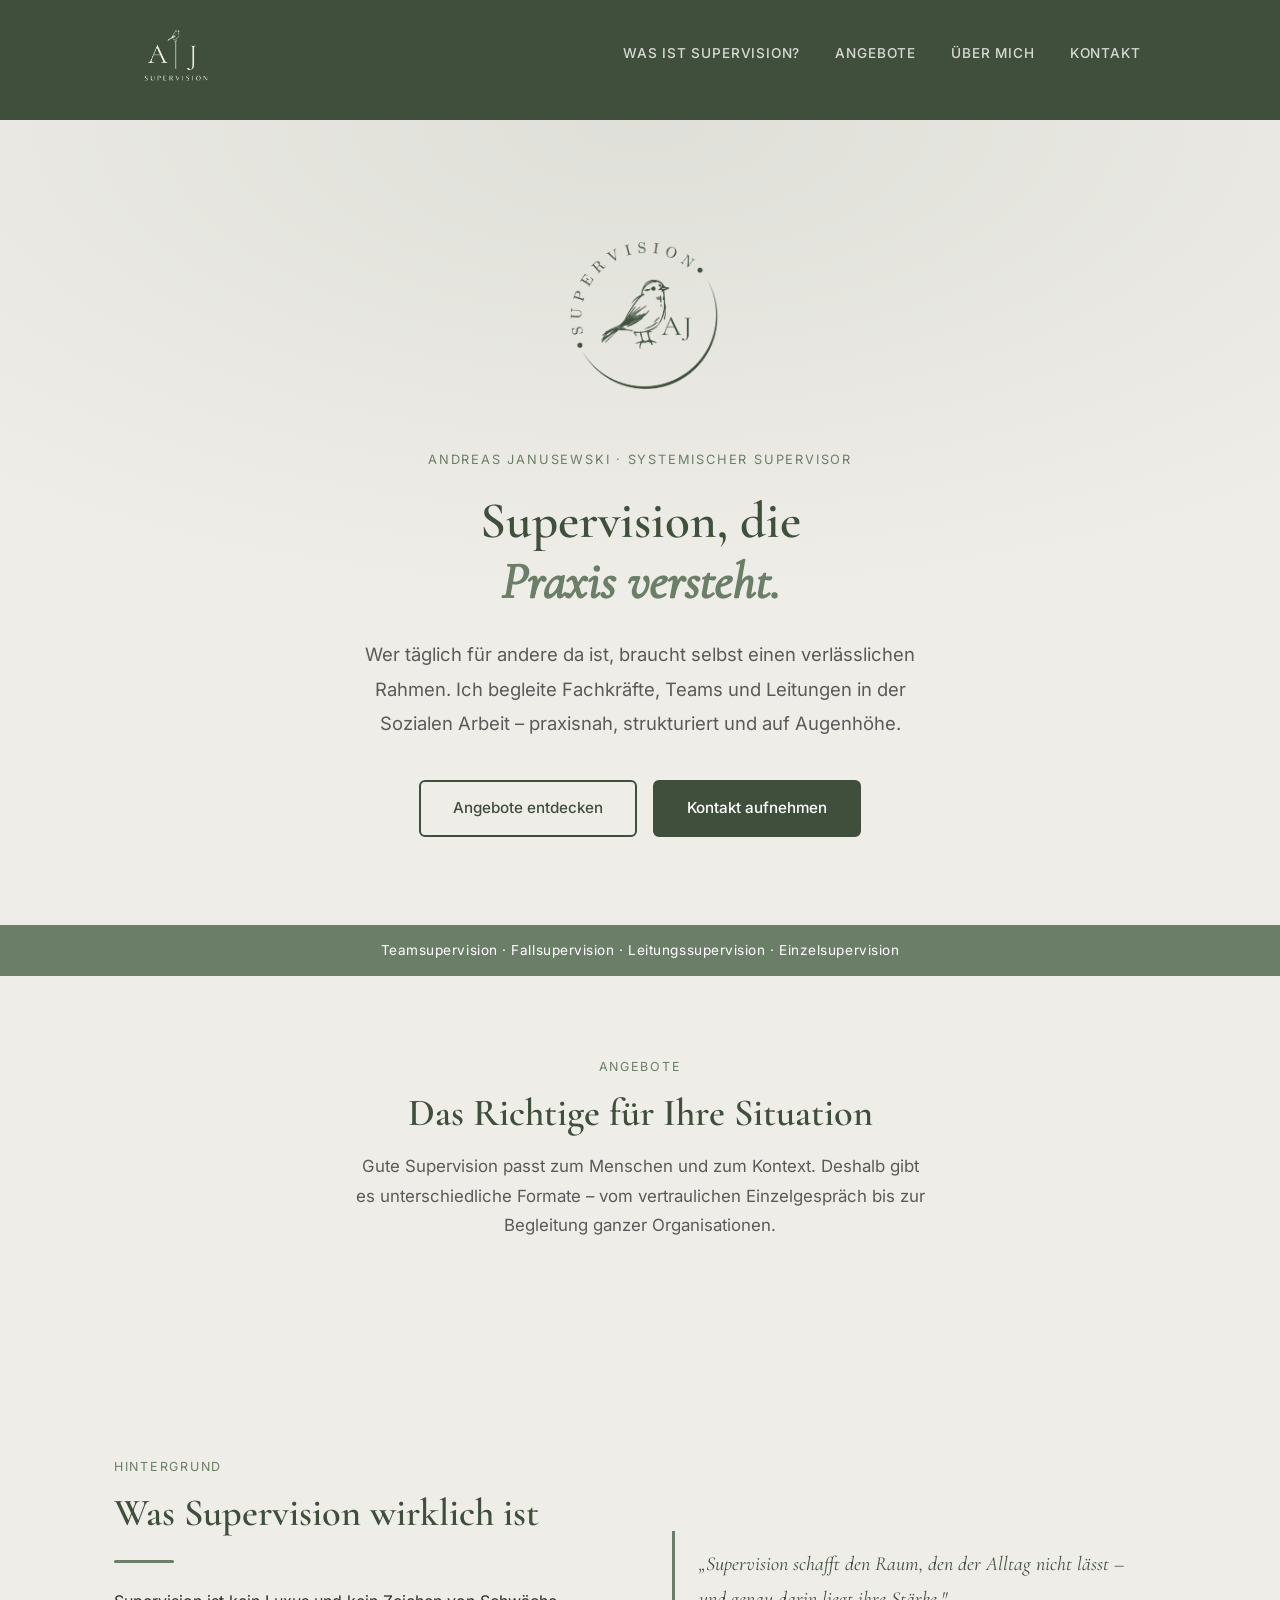
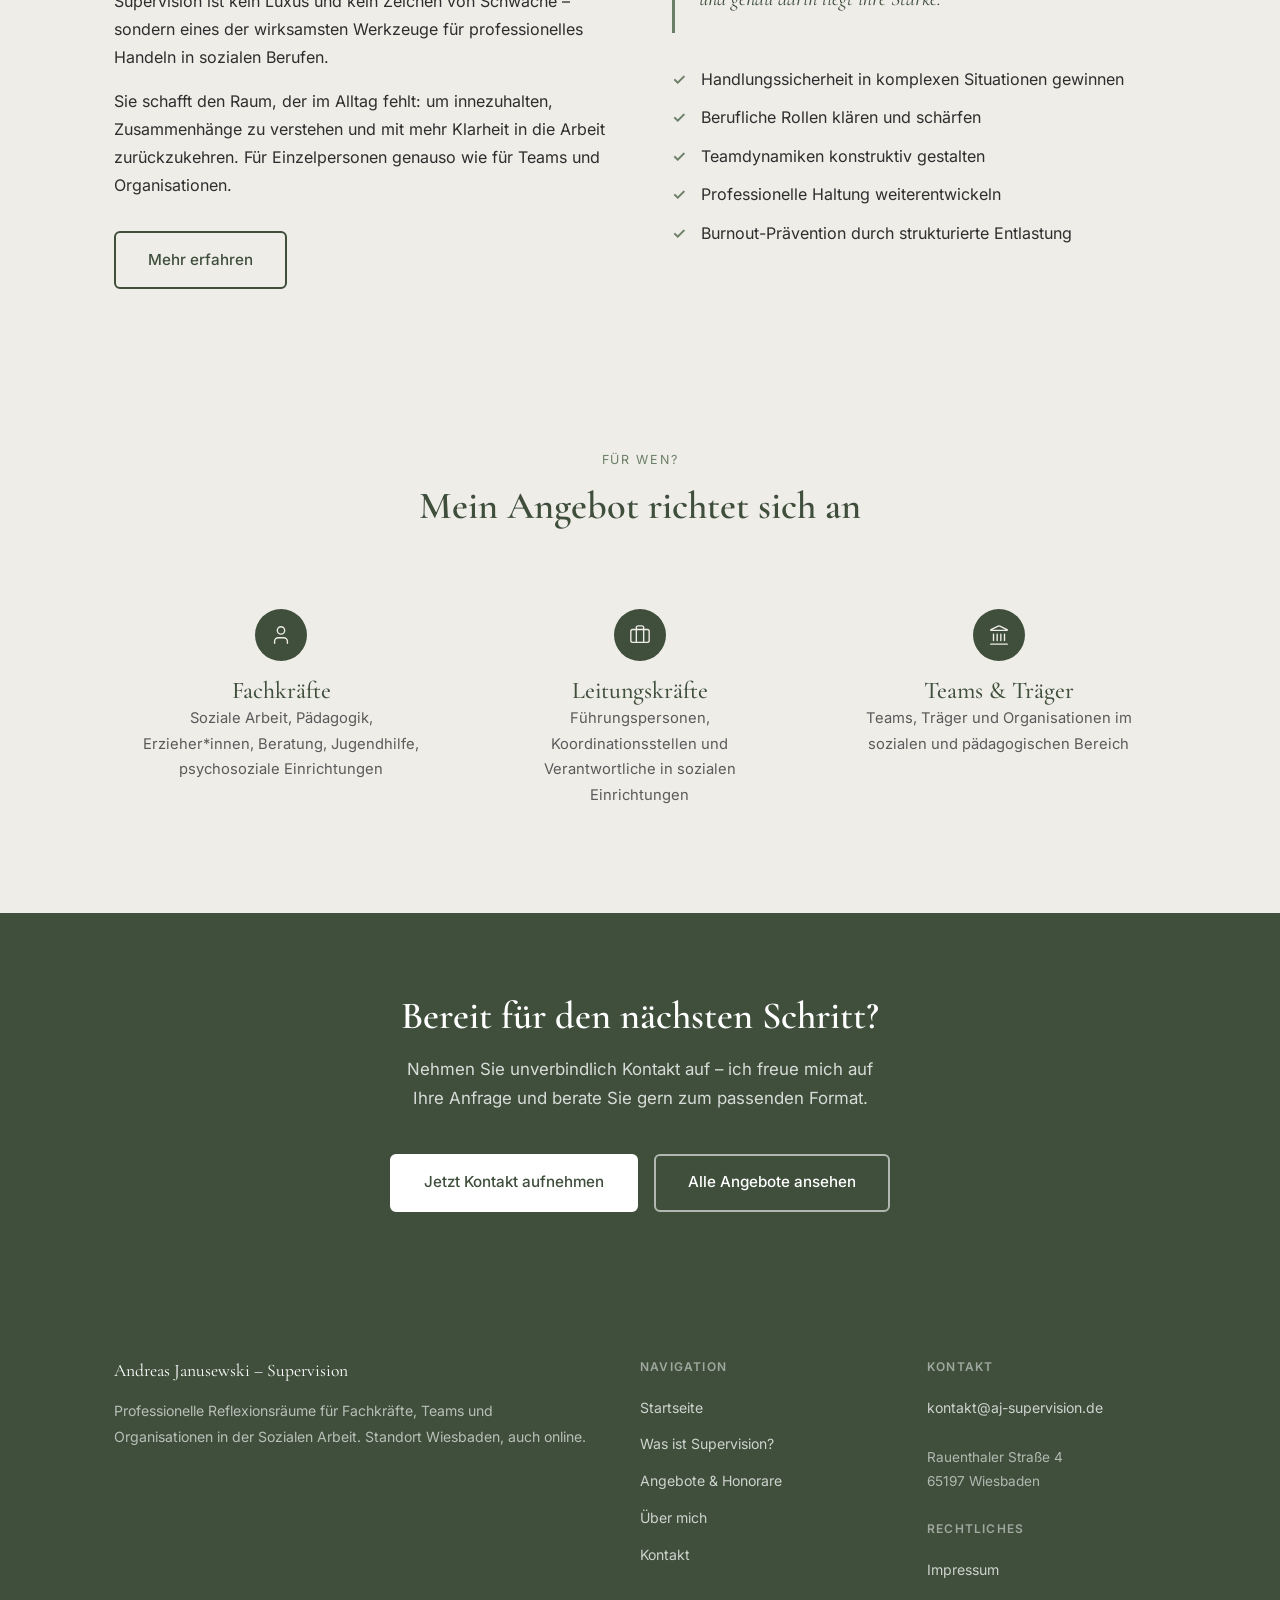
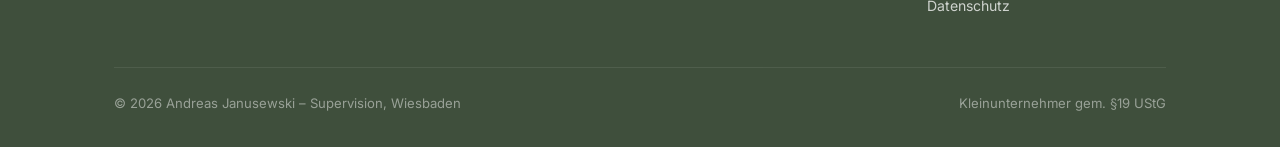
<file: index.html>
<!DOCTYPE html>
<html lang="de">
<head>
  <meta charset="UTF-8">
  <meta name="viewport" content="width=device-width, initial-scale=1.0">
  <title>Andreas Janusewski – Supervision in Wiesbaden</title>
  <meta name="description" content="Professionelle Supervision für Fachkräfte, Teams und Leitungen in der Sozialen Arbeit. Standort Wiesbaden – im gesamten Rhein-Main-Gebiet und online tätig.">
  <link rel="canonical" href="https://aj-supervision.de/">
  <meta property="og:title" content="Andreas Janusewski – Supervision Wiesbaden">
  <meta property="og:description" content="Professionelle Reflexionsräume für Fachkräfte, Teams und Organisationen in der Sozialen Arbeit.">
  <meta property="og:type" content="website">
  <meta property="og:url" content="https://aj-supervision.de/">
  <link rel="icon" type="image/x-icon" href="favicon.ico">
  <link rel="icon" type="image/png" sizes="32x32" href="favicon-32.png">
  <link rel="apple-touch-icon" sizes="180x180" href="favicon-180.png">
  <link rel="preload" href="fonts/inter-400.ttf" as="font" type="font/ttf" crossorigin>
  <link rel="preload" href="fonts/inter-500.ttf" as="font" type="font/ttf" crossorigin>
  <link rel="preload" href="fonts/cormorant-600.ttf" as="font" type="font/ttf" crossorigin>
  <link rel="stylesheet" href="css/style.css">
  <script type="application/ld+json">
  {
    "@context": "https://schema.org",
    "@type": "LocalBusiness",
    "name": "Andreas Janusewski – Supervision",
    "description": "Professionelle Supervision für Fachkräfte der Sozialen Arbeit, Teams und Organisationen.",
    "url": "https://aj-supervision.de",
    "telephone": "",
    "email": "kontakt@aj-supervision.de",
    "address": {
      "@type": "PostalAddress",
      "streetAddress": "Rauenthaler Straße 4",
      "addressLocality": "Wiesbaden",
      "postalCode": "65197",
      "addressCountry": "DE"
    },
    "areaServed": ["Wiesbaden", "Frankfurt am Main", "Rhein-Main-Gebiet"],
    "priceRange": "165–220 €"
  }
  </script>
  <script data-goatcounter="https://aj-supervision.goatcounter.com/count" async src="//gc.zgo.at/count.js"></script>
</head>
<body>

<!-- HEADER -->
<header class="header">
  <div class="container">
    <div class="header__inner">
      <a href="index.html" class="header__logo">
        <img src="images/logo-new.png" alt="AJ Supervision Logo" class="header__logo-img">
        
      </a>
      <button class="burger" aria-label="Menü öffnen" aria-expanded="false">
        <span></span><span></span><span></span>
      </button>
      <nav class="nav" role="navigation" aria-label="Hauptnavigation">
        <a href="supervision.html" class="nav__link">Was ist Supervision?</a>
        <a href="angebote.html" class="nav__link">Angebote</a>
        <a href="ueber-mich.html" class="nav__link">Über mich</a>
        <a href="kontakt.html" class="nav__link nav__link--cta">Kontakt</a>
      </nav>
    </div>
  </div>
</header>

<!-- HERO -->
<section class="hero">
  <div class="container">
    <img src="images/logo-seal.png" alt="AJ Supervision" style="height:180px;width:auto;display:block;margin:0 auto 2rem;">
    <span class="hero__eyebrow">Andreas Janusewski · Systemischer Supervisor</span>
    <h1 class="hero__title">Supervision, die<br><em>Praxis versteht.</em></h1>
    <p class="hero__subtitle">Wer täglich für andere da ist, braucht selbst einen verlässlichen Rahmen. Ich begleite Fachkräfte, Teams und Leitungen in der Sozialen Arbeit – praxisnah, strukturiert und auf Augenhöhe.</p>
    <div class="hero__actions">
      <a href="angebote.html" class="btn btn--outline">Angebote entdecken</a>
      <a href="kontakt.html" class="btn btn--primary">Kontakt aufnehmen</a>
    </div>
  </div>
</section>

<!-- STRIPE -->
<div class="stripe">Teamsupervision · Fallsupervision · Leitungssupervision · Einzelsupervision</div>

<!-- ANGEBOTE ÜBERBLICK -->
<section class="section">
  <div class="container">
    <div class="section__header">
      <span class="section__tag">Angebote</span>
      <h2 class="section__title">Das Richtige für Ihre Situation</h2>
      <p class="section__subtitle">Gute Supervision passt zum Menschen und zum Kontext. Deshalb gibt es unterschiedliche Formate – vom vertraulichen Einzelgespräch bis zur Begleitung ganzer Organisationen.</p>
    </div>
    <div class="grid-3" style="gap:1.5rem;">
  </div>
</section>

<!-- WAS IST SUPERVISION TEASER -->
<section class="section section--alt">
  <div class="container">
    <div class="grid-2" style="align-items:center; gap:4rem;">
      <div>
        <span class="section__tag">Hintergrund</span>
        <h2 style="text-align:left; margin-bottom:1rem;">Was Supervision wirklich ist</h2>
        <div class="divider divider--left"></div>
        <p>Supervision ist kein Luxus und kein Zeichen von Schwäche – sondern eines der wirksamsten Werkzeuge für professionelles Handeln in sozialen Berufen.</p>
        <p>Sie schafft den Raum, der im Alltag fehlt: um innezuhalten, Zusammenhänge zu verstehen und mit mehr Klarheit in die Arbeit zurückzukehren. Für Einzelpersonen genauso wie für Teams und Organisationen.</p>
        <a href="supervision.html" class="btn btn--outline" style="margin-top:1rem;">Mehr erfahren</a>
      </div>
      <div>
        <blockquote>
          <p>„Supervision schafft den Raum, den der Alltag nicht lässt – und genau darin liegt ihre Stärke."</p>
        </blockquote>
        <ul class="check-list" style="margin-top:1.5rem;">
          <li>Handlungssicherheit in komplexen Situationen gewinnen</li>
          <li>Berufliche Rollen klären und schärfen</li>
          <li>Teamdynamiken konstruktiv gestalten</li>
          <li>Professionelle Haltung weiterentwickeln</li>
          <li>Burnout-Prävention durch strukturierte Entlastung</li>
        </ul>
      </div>
    </div>
  </div>
</section>

<!-- ZIELGRUPPEN -->
<section class="section">
  <div class="container">
    <div class="section__header">
      <span class="section__tag">Für wen?</span>
      <h2 class="section__title">Mein Angebot richtet sich an</h2>
    </div>
    <div class="grid-3">
      <div style="text-align:center; padding:1.5rem;">
        <div class="icon-b"><svg width="22" height="22" viewBox="0 0 24 24" fill="none" stroke="currentColor" stroke-width="2.5" stroke-linecap="round" stroke-linejoin="round"><path d="M19 21v-2a4 4 0 0 0-4-4H9a4 4 0 0 0-4 4v2"/><circle cx="12" cy="7" r="4"/></svg></div>
        <h3>Fachkräfte</h3>
        <p style="font-size:0.92rem; color:var(--text-light);">Soziale Arbeit, Pädagogik, Erzieher*innen, Beratung, Jugendhilfe, psychosoziale Einrichtungen</p>
      </div>
      <div style="text-align:center; padding:1.5rem;">
        <div class="icon-b"><svg width="22" height="22" viewBox="0 0 24 24" fill="none" stroke="currentColor" stroke-width="2.5" stroke-linecap="round" stroke-linejoin="round"><path d="M16 20V4a2 2 0 0 0-2-2h-4a2 2 0 0 0-2 2v16"/><rect width="20" height="14" x="2" y="6" rx="2"/></svg></div>
        <h3>Leitungskräfte</h3>
        <p style="font-size:0.92rem; color:var(--text-light);">Führungspersonen, Koordinationsstellen und Verantwortliche in sozialen Einrichtungen</p>
      </div>
      <div style="text-align:center; padding:1.5rem;">
        <div class="icon-b"><svg width="22" height="22" viewBox="0 0 24 24" fill="none" stroke="currentColor" stroke-width="2.5" stroke-linecap="round" stroke-linejoin="round"><path d="M10 18v-7"/><path d="M11.12 2.198a2 2 0 0 1 1.76.006l7.866 3.847c.476.233.31.949-.22.949H3.474c-.53 0-.695-.716-.22-.949z"/><path d="M14 18v-7"/><path d="M18 18v-7"/><path d="M3 22h18"/><path d="M6 18v-7"/></svg></div>
        <h3>Teams &amp; Träger</h3>
        <p style="font-size:0.92rem; color:var(--text-light);">Teams, Träger und Organisationen im sozialen und pädagogischen Bereich</p>
      </div>
    </div>
  </div>
</section>

<!-- CTA -->
<section class="cta-band">
  <div class="container">
    <h2>Bereit für den nächsten Schritt?</h2>
    <p>Nehmen Sie unverbindlich Kontakt auf – ich freue mich auf Ihre Anfrage und berate Sie gern zum passenden Format.</p>
    <div style="display:flex; gap:1rem; justify-content:center; flex-wrap:wrap;">
      <a href="kontakt.html" class="btn btn--white">Jetzt Kontakt aufnehmen</a>
      <a href="angebote.html" class="btn btn--outline-white">Alle Angebote ansehen</a>
    </div>
  </div>
</section>

<!-- FOOTER -->
<footer class="footer">
  <div class="container">
    <div class="footer__grid">
      <div>
        <div class="footer__brand">Andreas Janusewski – Supervision</div>
        <p class="footer__desc">Professionelle Reflexionsräume für Fachkräfte, Teams und Organisationen in der Sozialen Arbeit. Standort Wiesbaden, auch online.</p>
      </div>
      <div>
        <div class="footer__heading">Navigation</div>
        <ul class="footer__links">
          <li><a href="index.html">Startseite</a></li>
          <li><a href="supervision.html">Was ist Supervision?</a></li>
          <li><a href="angebote.html">Angebote &amp; Honorare</a></li>
          <li><a href="ueber-mich.html">Über mich</a></li>
          <li><a href="kontakt.html">Kontakt</a></li>
        </ul>
      </div>
      <div>
        <div class="footer__heading">Kontakt</div>
        <ul class="footer__links">
          <li><a href="mailto:kontakt@aj-supervision.de">kontakt@aj-supervision.de</a></li>
          <li></li>
          <li style="color:rgba(255,255,255,0.6); font-size:0.85rem; margin-top:0.5rem;">Rauenthaler Straße 4<br>65197 Wiesbaden</li>
        </ul>
        <div style="margin-top:1.5rem;">
          <div class="footer__heading">Rechtliches</div>
          <ul class="footer__links">
            <li><a href="impressum.html">Impressum</a></li>
            <li><a href="datenschutz.html">Datenschutz</a></li>
          </ul>
        </div>
      </div>
    </div>
    <div class="footer__bottom">
      <span>© 2026 Andreas Janusewski – Supervision, Wiesbaden</span>
      <span>Kleinunternehmer gem. §19 UStG</span>
    </div>
  </div>
</footer>

<script src="js/main.js"></script>
</body>
</html>
</file>
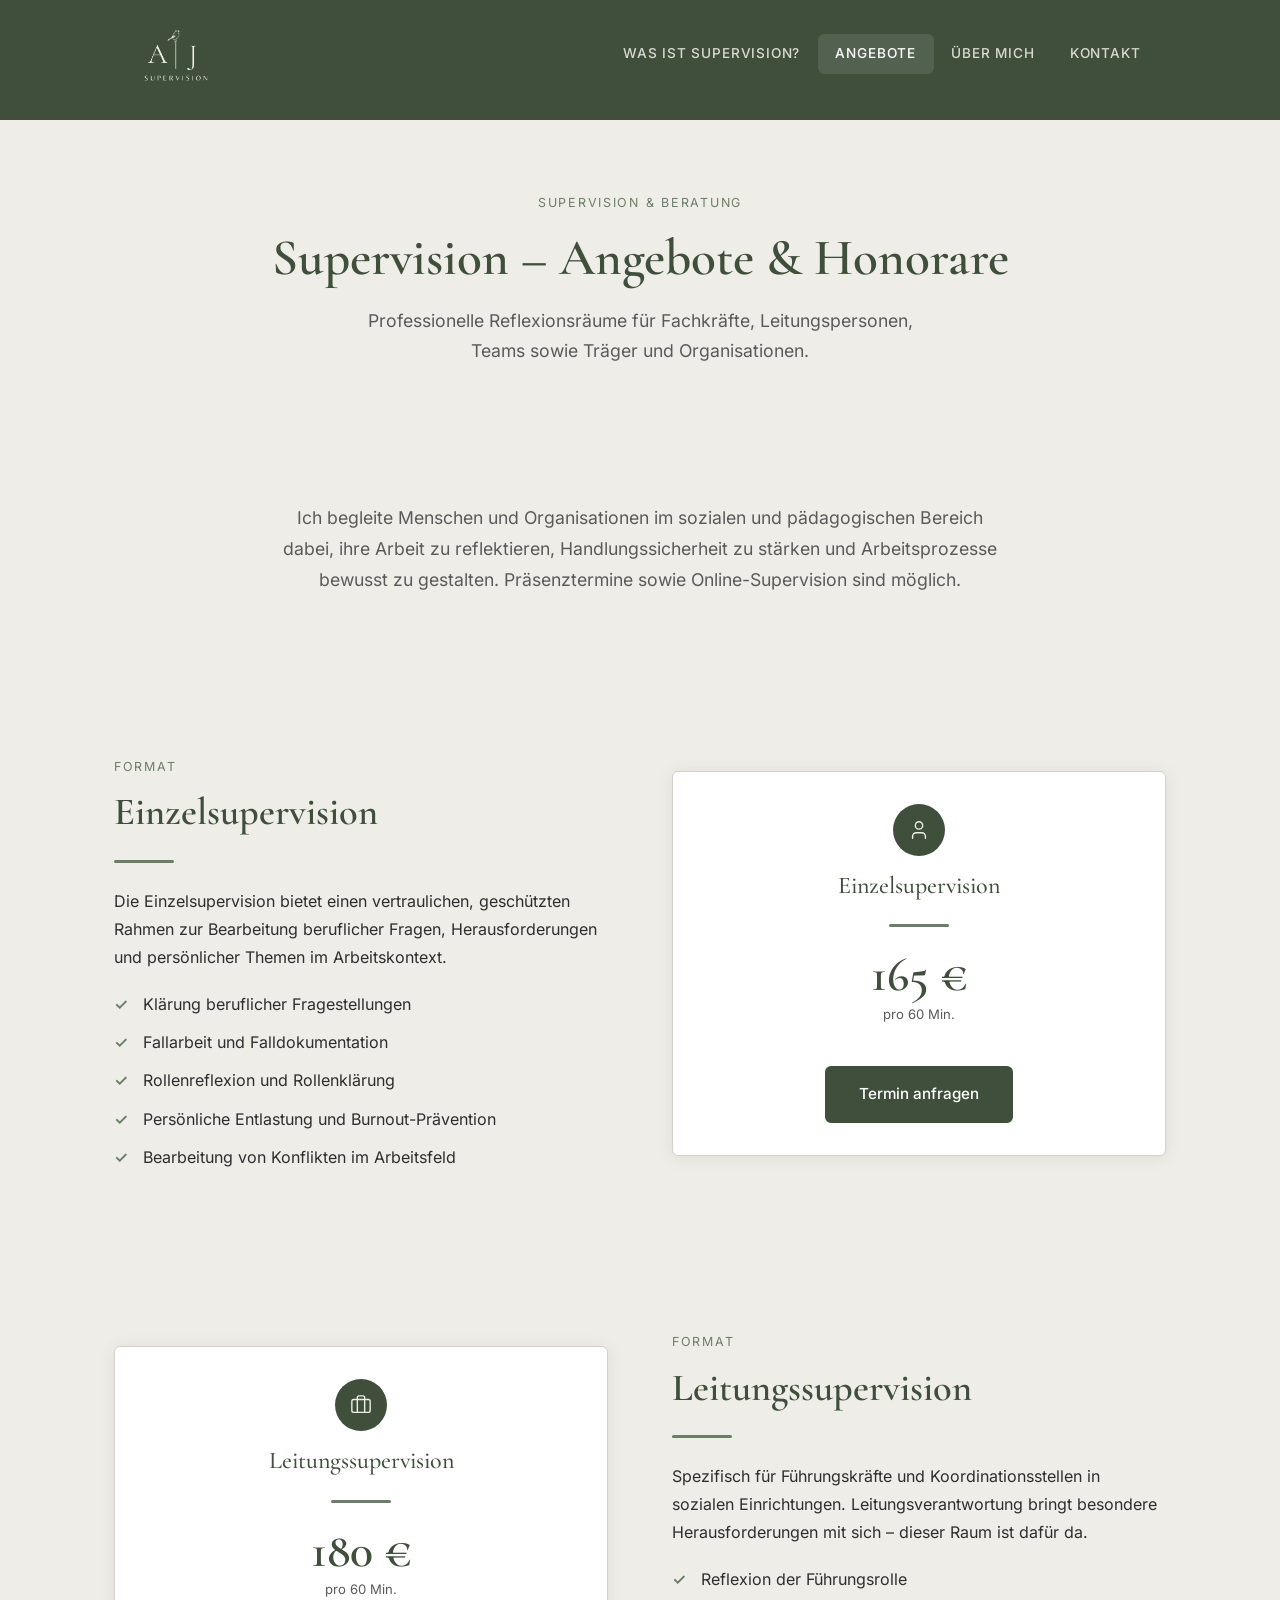
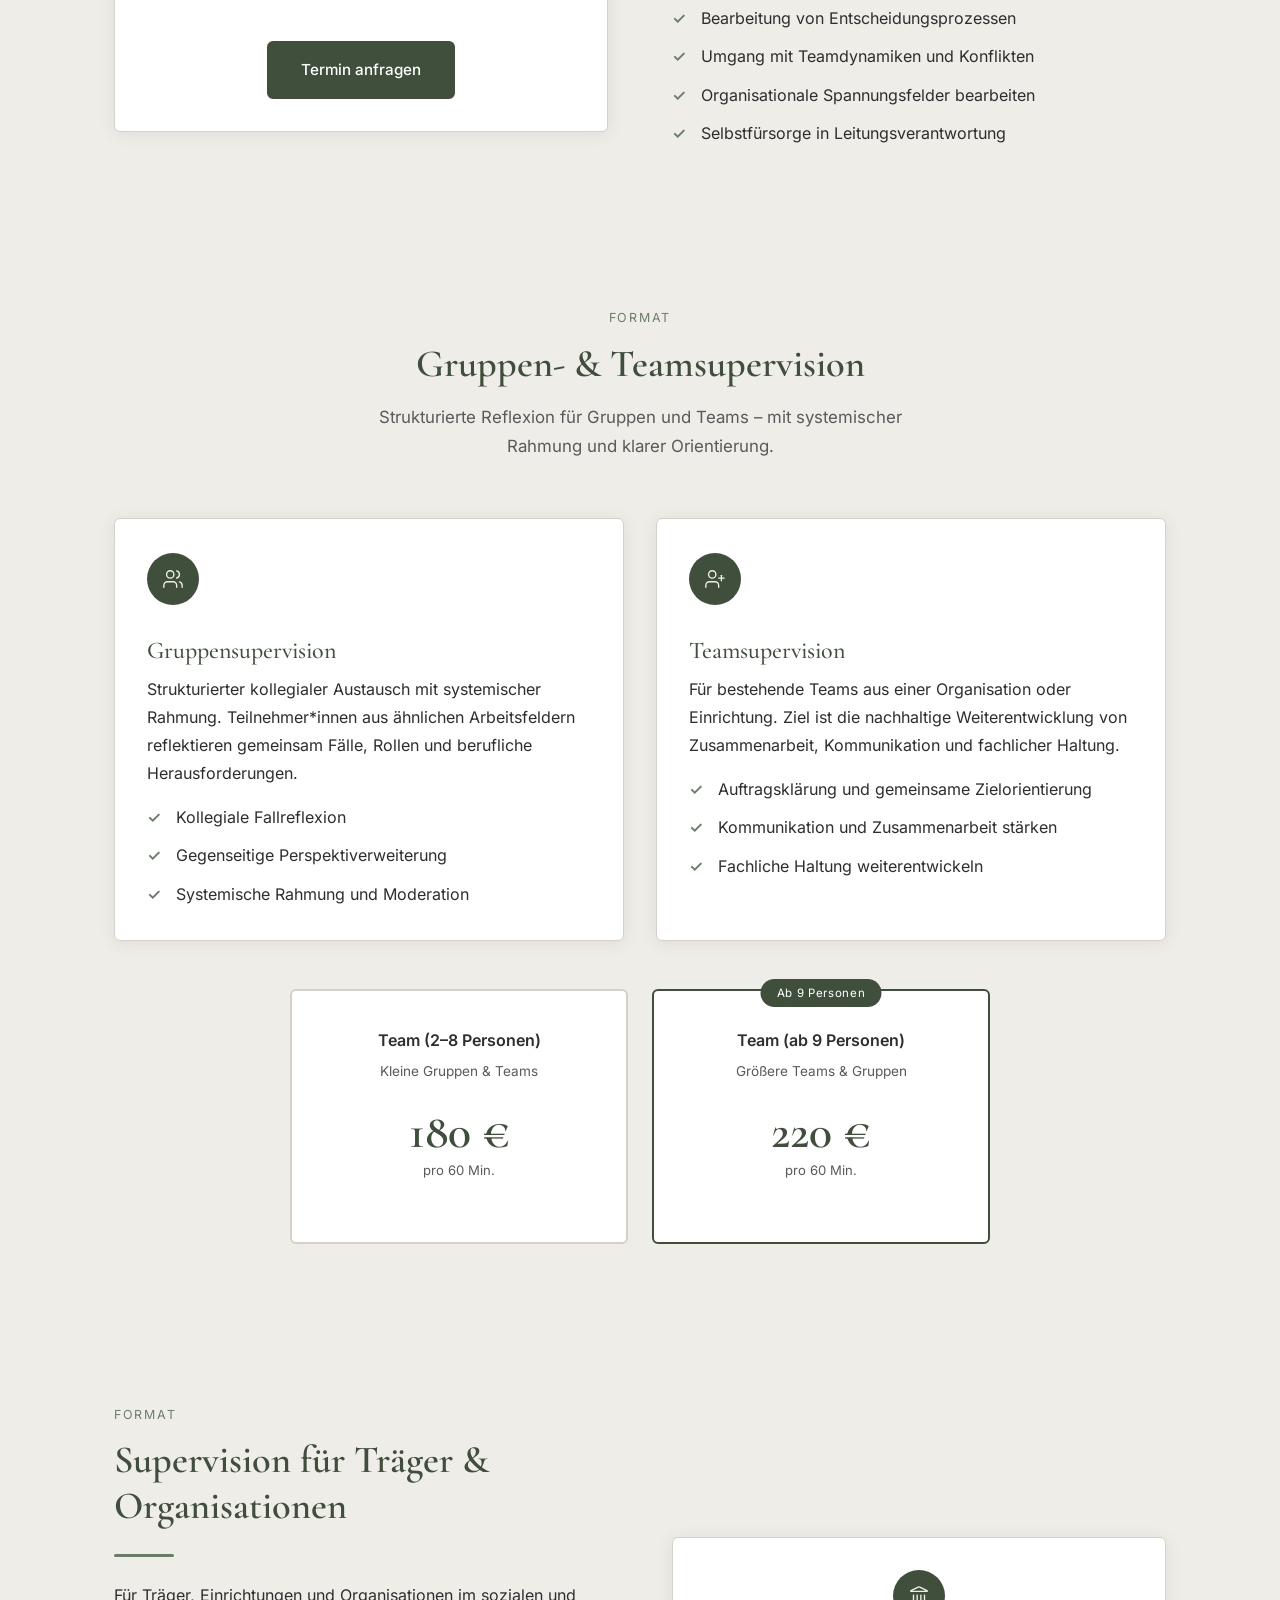
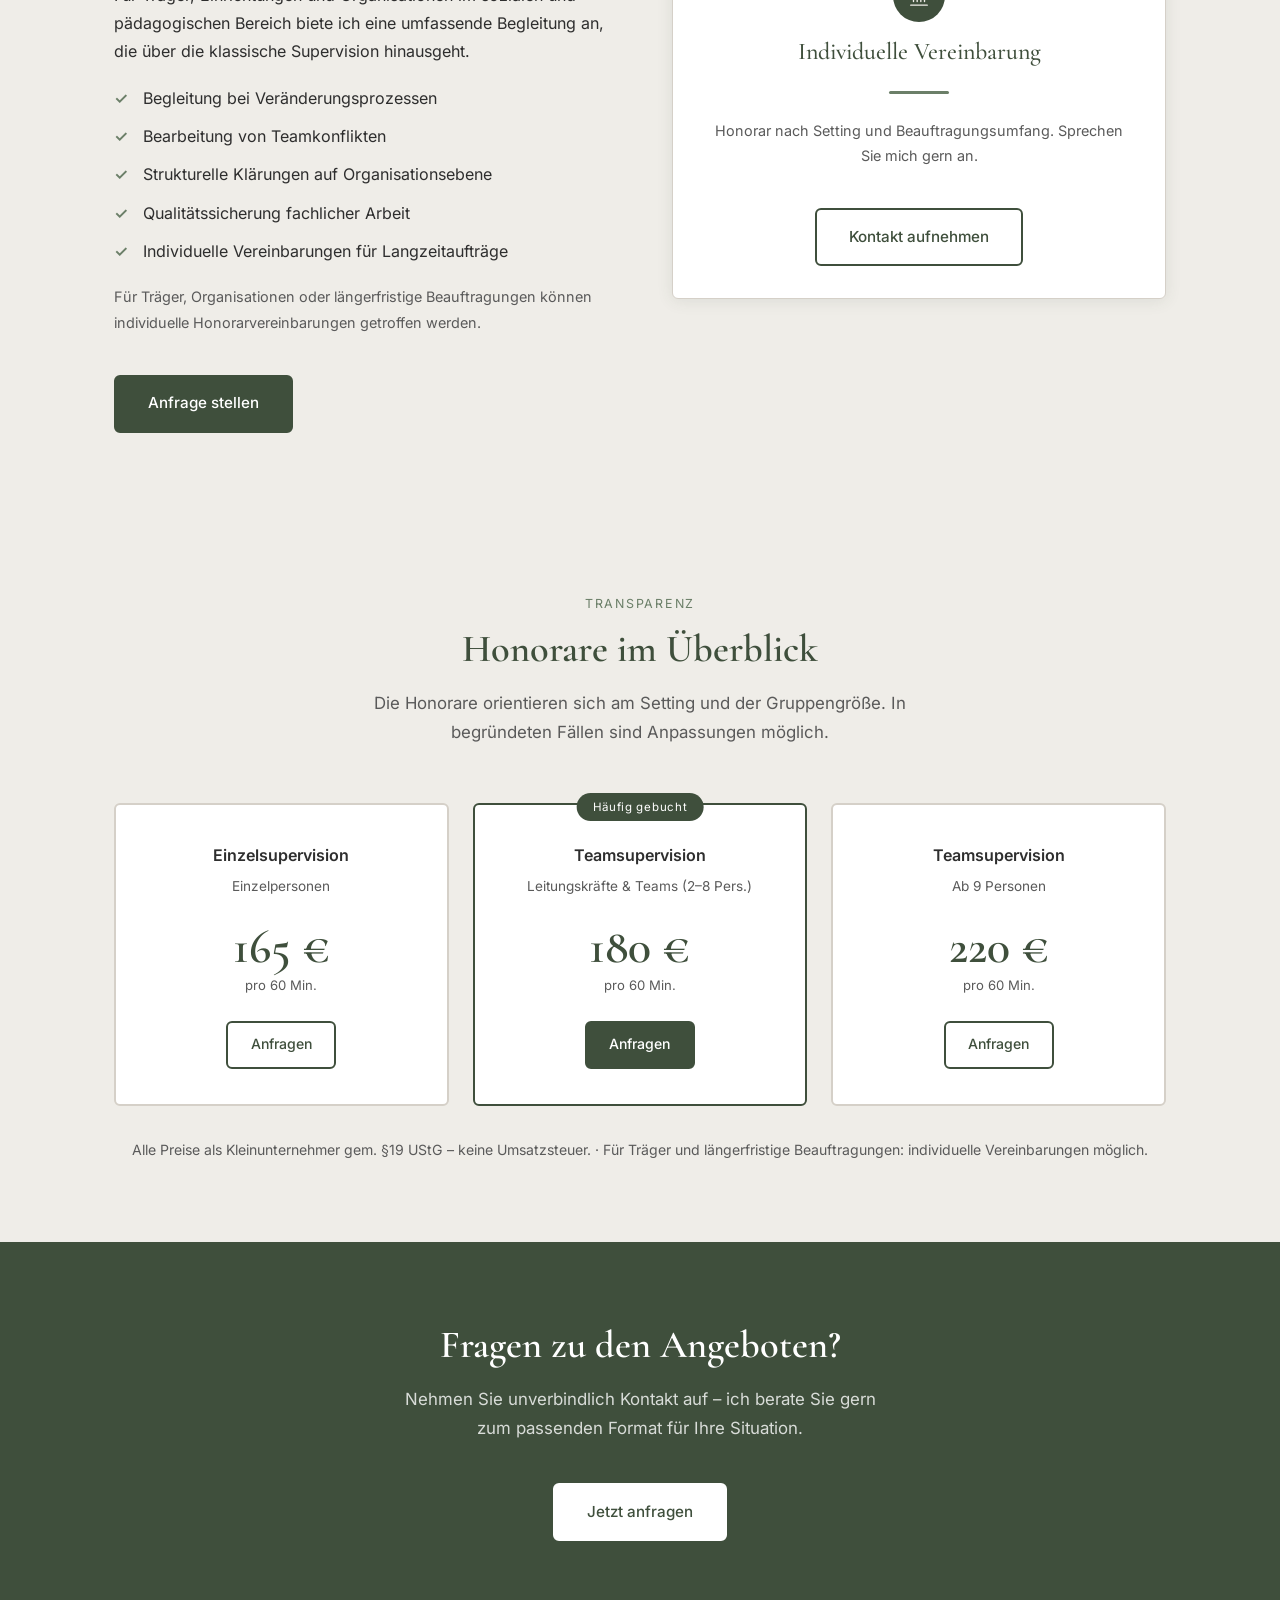
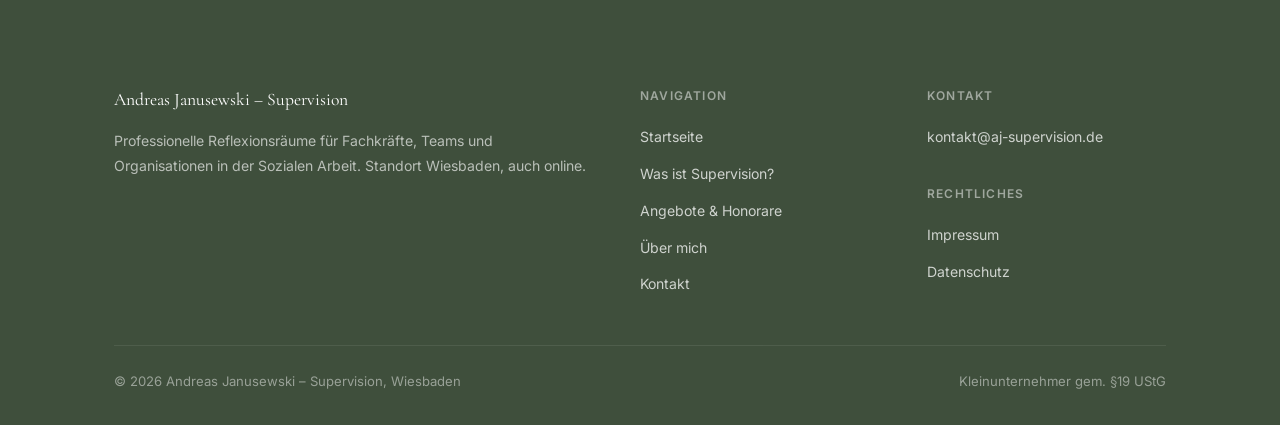
<file: angebote.html>
<!DOCTYPE html>
<html lang="de">
<head>
  <meta charset="UTF-8">
  <meta name="viewport" content="width=device-width, initial-scale=1.0">
  <title>Supervision Rhein-Main – Angebote &amp; Honorare</title>
  <meta name="description" content="Einzel-, Leitungs-, Gruppen- und Teamsupervision im Rhein-Main-Gebiet. Standort Wiesbaden, auch online. Honorare ab 165 €/Std. – jetzt anfragen.">
  <link rel="canonical" href="https://aj-supervision.de/angebote.html">
  <link rel="icon" type="image/x-icon" href="favicon.ico">
  <link rel="icon" type="image/png" sizes="32x32" href="favicon-32.png">
  <link rel="apple-touch-icon" sizes="180x180" href="favicon-180.png">
  <link rel="preload" href="fonts/inter-400.ttf" as="font" type="font/ttf" crossorigin>
  <link rel="preload" href="fonts/inter-500.ttf" as="font" type="font/ttf" crossorigin>
  <link rel="preload" href="fonts/cormorant-600.ttf" as="font" type="font/ttf" crossorigin>
  <link rel="stylesheet" href="css/style.css">
  <script type="application/ld+json">
  {
    "@context": "https://schema.org",
    "@type": "Service",
    "name": "Supervision – Andreas Janusewski",
    "description": "Professionelle Supervision für Fachkräfte, Teams und Leitungen im sozialen und pädagogischen Bereich. Einzel-, Leitungs-, Gruppen- und Teamsupervision.",
    "provider": {
      "@type": "Person",
      "name": "Andreas Janusewski",
      "jobTitle": "Systemischer Supervisor",
      "url": "https://aj-supervision.de"
    },
    "areaServed": ["Wiesbaden", "Frankfurt am Main", "Rhein-Main-Gebiet"],
    "serviceType": "Supervision",
    "offers": [
      {
        "@type": "Offer",
        "name": "Einzelsupervision",
        "price": "165",
        "priceCurrency": "EUR",
        "description": "Einzelsupervision pro 60 Minuten"
      },
      {
        "@type": "Offer",
        "name": "Leitungssupervision",
        "price": "180",
        "priceCurrency": "EUR",
        "description": "Leitungssupervision pro 60 Minuten"
      },
      {
        "@type": "Offer",
        "name": "Teamsupervision (2–8 Personen)",
        "price": "180",
        "priceCurrency": "EUR",
        "description": "Teamsupervision für kleine Teams pro 60 Minuten"
      },
      {
        "@type": "Offer",
        "name": "Teamsupervision (ab 9 Personen)",
        "price": "220",
        "priceCurrency": "EUR",
        "description": "Teamsupervision für große Teams pro 60 Minuten"
      }
    ]
  }
  </script>
  <script data-goatcounter="https://aj-supervision.goatcounter.com/count" async src="//gc.zgo.at/count.js"></script>
</head>
<body>

<header class="header">
  <div class="container">
    <div class="header__inner">
      <a href="index.html" class="header__logo">
        <img src="images/logo-new.png" alt="AJ Supervision Logo" class="header__logo-img">
        
      </a>
      <button class="burger" aria-label="Menü öffnen" aria-expanded="false">
        <span></span><span></span><span></span>
      </button>
      <nav class="nav" role="navigation">
        <a href="supervision.html" class="nav__link">Was ist Supervision?</a>
        <a href="angebote.html" class="nav__link active">Angebote</a>
        <a href="ueber-mich.html" class="nav__link">Über mich</a>
        <a href="kontakt.html" class="nav__link nav__link--cta">Kontakt</a>
      </nav>
    </div>
  </div>
</header>

<div class="page-hero">
  <div class="container">
    <span class="page-hero__tag">Supervision &amp; Beratung</span>
    <h1 class="page-hero__title">Supervision – Angebote &amp; Honorare</h1>
    <p class="page-hero__subtitle">Professionelle Reflexionsräume für Fachkräfte, Leitungspersonen, Teams sowie Träger und Organisationen.</p>
  </div>
</div>

<main>

<!-- INTRO -->
<section class="section section--alt">
  <div class="container" style="max-width:780px;">
    <p style="font-size:1.1rem; text-align:center; color:var(--text-light);">Ich begleite Menschen und Organisationen im sozialen und pädagogischen Bereich dabei, ihre Arbeit zu reflektieren, Handlungssicherheit zu stärken und Arbeitsprozesse bewusst zu gestalten. Präsenztermine sowie Online-Supervision sind möglich.</p>
  </div>
</section>

<!-- EINZEL -->
<section class="section" id="einzel">
  <div class="container">
    <div class="grid-2" style="align-items:center; gap:4rem;">
      <div>
        <span class="section__tag">Format</span>
        <h2 style="text-align:left; margin-bottom:1rem;">Einzelsupervision</h2>
        <div class="divider divider--left"></div>
        <p>Die Einzelsupervision bietet einen vertraulichen, geschützten Rahmen zur Bearbeitung beruflicher Fragen, Herausforderungen und persönlicher Themen im Arbeitskontext.</p>
        <ul class="check-list" style="margin-top:1.2rem;">
          <li>Klärung beruflicher Fragestellungen</li>
          <li>Fallarbeit und Falldokumentation</li>
          <li>Rollenreflexion und Rollenklärung</li>
          <li>Persönliche Entlastung und Burnout-Prävention</li>
          <li>Bearbeitung von Konflikten im Arbeitsfeld</li>
        </ul>
      </div>
      <div class="card" style="text-align:center;">
        <div class="icon-b" style="margin-left:auto;margin-right:auto;"><svg width="22" height="22" viewBox="0 0 24 24" fill="none" stroke="currentColor" stroke-width="2.5" stroke-linecap="round" stroke-linejoin="round"><path d="M19 21v-2a4 4 0 0 0-4-4H9a4 4 0 0 0-4 4v2"/><circle cx="12" cy="7" r="4"/></svg></div>
        <h3>Einzelsupervision</h3>
        <div class="divider"></div>
        <div class="price-card__amount">165 €</div>
        <div class="price-card__unit">pro 60 Min.</div>
        <a href="kontakt.html" class="btn btn--primary" style="margin-top:1rem;">Termin anfragen</a>
      </div>
    </div>
  </div>
</section>

<!-- LEITUNG -->
<section class="section section--alt" id="leitung">
  <div class="container">
    <div class="grid-2" style="align-items:center; gap:4rem;">
      <div class="card" style="text-align:center;">
        <div class="icon-b" style="margin-left:auto;margin-right:auto;"><svg width="22" height="22" viewBox="0 0 24 24" fill="none" stroke="currentColor" stroke-width="2.5" stroke-linecap="round" stroke-linejoin="round"><path d="M16 20V4a2 2 0 0 0-2-2h-4a2 2 0 0 0-2 2v16"/><rect width="20" height="14" x="2" y="6" rx="2"/></svg></div>
        <h3>Leitungssupervision</h3>
        <div class="divider"></div>
        <div class="price-card__amount">180 €</div>
        <div class="price-card__unit">pro 60 Min.</div>
        <a href="kontakt.html" class="btn btn--primary" style="margin-top:1rem;">Termin anfragen</a>
      </div>
      <div>
        <span class="section__tag">Format</span>
        <h2 style="text-align:left; margin-bottom:1rem;">Leitungssupervision</h2>
        <div class="divider divider--left"></div>
        <p>Spezifisch für Führungskräfte und Koordinationsstellen in sozialen Einrichtungen. Leitungsverantwortung bringt besondere Herausforderungen mit sich – dieser Raum ist dafür da.</p>
        <ul class="check-list" style="margin-top:1.2rem;">
          <li>Reflexion der Führungsrolle</li>
          <li>Bearbeitung von Entscheidungsprozessen</li>
          <li>Umgang mit Teamdynamiken und Konflikten</li>
          <li>Organisationale Spannungsfelder bearbeiten</li>
          <li>Selbstfürsorge in Leitungsverantwortung</li>
        </ul>
      </div>
    </div>
  </div>
</section>

<!-- GRUPPE & TEAM -->
<section class="section" id="team">
  <div class="container">
    <div class="section__header">
      <span class="section__tag">Format</span>
      <h2 class="section__title">Gruppen- &amp; Teamsupervision</h2>
      <p class="section__subtitle">Strukturierte Reflexion für Gruppen und Teams – mit systemischer Rahmung und klarer Orientierung.</p>
    </div>
    <div class="grid-2" style="gap:2rem; margin-bottom:3rem;">
      <div class="card">
        <div class="card__icon"><div class="icon-b"><svg width="22" height="22" viewBox="0 0 24 24" fill="none" stroke="currentColor" stroke-width="2.5" stroke-linecap="round" stroke-linejoin="round"><path d="M16 21v-2a4 4 0 0 0-4-4H6a4 4 0 0 0-4 4v2"/><path d="M16 3.128a4 4 0 0 1 0 7.744"/><path d="M22 21v-2a4 4 0 0 0-3-3.87"/><circle cx="9" cy="7" r="4"/></svg></div></div>
        <h3 class="card__title">Gruppensupervision</h3>
        <p>Strukturierter kollegialer Austausch mit systemischer Rahmung. Teilnehmer*innen aus ähnlichen Arbeitsfeldern reflektieren gemeinsam Fälle, Rollen und berufliche Herausforderungen.</p>
        <ul class="check-list" style="margin-top:1rem;">
          <li>Kollegiale Fallreflexion</li>
          <li>Gegenseitige Perspektiverweiterung</li>
          <li>Systemische Rahmung und Moderation</li>
        </ul>
      </div>
      <div class="card">
        <div class="card__icon"><div class="icon-b"><svg width="22" height="22" viewBox="0 0 24 24" fill="none" stroke="currentColor" stroke-width="2.5" stroke-linecap="round" stroke-linejoin="round"><path d="M16 21v-2a4 4 0 0 0-4-4H6a4 4 0 0 0-4 4v2"/><circle cx="9" cy="7" r="4"/><line x1="19" x2="19" y1="8" y2="14"/><line x1="22" x2="16" y1="11" y2="11"/></svg></div></div>
        <h3 class="card__title">Teamsupervision</h3>
        <p>Für bestehende Teams aus einer Organisation oder Einrichtung. Ziel ist die nachhaltige Weiterentwicklung von Zusammenarbeit, Kommunikation und fachlicher Haltung.</p>
        <ul class="check-list" style="margin-top:1rem;">
          <li>Auftragsklärung und gemeinsame Zielorientierung</li>
          <li>Kommunikation und Zusammenarbeit stärken</li>
          <li>Fachliche Haltung weiterentwickeln</li>
        </ul>
      </div>
    </div>
    <!-- Preise -->
    <div class="price-grid" style="max-width:700px; margin:0 auto; grid-template-columns: repeat(2,1fr);">
      <div class="price-card">
        <div class="price-card__title">Team (2–8 Personen)</div>
        <div class="price-card__desc">Kleine Gruppen &amp; Teams</div>
        <div class="price-card__amount">180 €</div>
        <div class="price-card__unit">pro 60 Min.</div>
      </div>
      <div class="price-card price-card--featured">
        <div class="price-card__badge">Ab 9 Personen</div>
        <div class="price-card__title">Team (ab 9 Personen)</div>
        <div class="price-card__desc">Größere Teams &amp; Gruppen</div>
        <div class="price-card__amount">220 €</div>
        <div class="price-card__unit">pro 60 Min.</div>
      </div>
    </div>
  </div>
</section>

<!-- TRÄGER -->
<section class="section section--alt" id="traeger">
  <div class="container">
    <div class="grid-2" style="align-items:center; gap:4rem;">
      <div>
        <span class="section__tag">Format</span>
        <h2 style="text-align:left; margin-bottom:1rem;">Supervision für Träger &amp; Organisationen</h2>
        <div class="divider divider--left"></div>
        <p>Für Träger, Einrichtungen und Organisationen im sozialen und pädagogischen Bereich biete ich eine umfassende Begleitung an, die über die klassische Supervision hinausgeht.</p>
        <ul class="check-list" style="margin-top:1.2rem;">
          <li>Begleitung bei Veränderungsprozessen</li>
          <li>Bearbeitung von Teamkonflikten</li>
          <li>Strukturelle Klärungen auf Organisationsebene</li>
          <li>Qualitätssicherung fachlicher Arbeit</li>
          <li>Individuelle Vereinbarungen für Langzeitaufträge</li>
        </ul>
        <p style="margin-top:1.2rem; font-size:0.9rem; color:var(--text-light);">Für Träger, Organisationen oder längerfristige Beauftragungen können individuelle Honorarvereinbarungen getroffen werden.</p>
        <a href="kontakt.html" class="btn btn--primary" style="margin-top:1.5rem;">Anfrage stellen</a>
      </div>
      <div class="card" style="text-align:center;">
        <div class="icon-b" style="margin-left:auto;margin-right:auto;"><svg width="22" height="22" viewBox="0 0 24 24" fill="none" stroke="currentColor" stroke-width="2.5" stroke-linecap="round" stroke-linejoin="round"><path d="M10 18v-7"/><path d="M11.12 2.198a2 2 0 0 1 1.76.006l7.866 3.847c.476.233.31.949-.22.949H3.474c-.53 0-.695-.716-.22-.949z"/><path d="M14 18v-7"/><path d="M18 18v-7"/><path d="M3 22h18"/><path d="M6 18v-7"/></svg></div>
        <h3>Individuelle Vereinbarung</h3>
        <div class="divider"></div>
        <p style="color:var(--text-light); font-size:0.9rem;">Honorar nach Setting und Beauftragungsumfang. Sprechen Sie mich gern an.</p>
        <a href="kontakt.html" class="btn btn--outline" style="margin-top:1.5rem;">Kontakt aufnehmen</a>
      </div>
    </div>
  </div>
</section>

<!-- ALLE HONORARE ÜBERSICHT -->
<section class="section" id="honorare">
  <div class="container">
    <div class="section__header">
      <span class="section__tag">Transparenz</span>
      <h2 class="section__title">Honorare im Überblick</h2>
      <p class="section__subtitle">Die Honorare orientieren sich am Setting und der Gruppengröße. In begründeten Fällen sind Anpassungen möglich.</p>
    </div>
    <div class="price-grid">
      <div class="price-card">
        <div class="price-card__title">Einzelsupervision</div>
        <div class="price-card__desc">Einzelpersonen</div>
        <div class="price-card__amount">165 €</div>
        <div class="price-card__unit">pro 60 Min.</div>
        <a href="kontakt.html" class="btn btn--outline btn--sm">Anfragen</a>
      </div>
      <div class="price-card price-card--featured">
        <div class="price-card__badge">Häufig gebucht</div>
        <div class="price-card__title">Teamsupervision</div>
        <div class="price-card__desc">Leitungskräfte &amp; Teams (2–8 Pers.)</div>
        <div class="price-card__amount">180 €</div>
        <div class="price-card__unit">pro 60 Min.</div>
        <a href="kontakt.html" class="btn btn--primary btn--sm">Anfragen</a>
      </div>
      <div class="price-card">
        <div class="price-card__title">Teamsupervision</div>
        <div class="price-card__desc">Ab 9 Personen</div>
        <div class="price-card__amount">220 €</div>
        <div class="price-card__unit">pro 60 Min.</div>
        <a href="kontakt.html" class="btn btn--outline btn--sm">Anfragen</a>
      </div>
    </div>
    <p style="text-align:center; margin-top:2rem; font-size:0.88rem; color:var(--text-light);">Alle Preise als Kleinunternehmer gem. §19 UStG – keine Umsatzsteuer. · Für Träger und längerfristige Beauftragungen: individuelle Vereinbarungen möglich.</p>
  </div>
</section>

<!-- CTA -->
<section class="cta-band">
  <div class="container">
    <h2>Fragen zu den Angeboten?</h2>
    <p>Nehmen Sie unverbindlich Kontakt auf – ich berate Sie gern zum passenden Format für Ihre Situation.</p>
    <a href="kontakt.html" class="btn btn--white">Jetzt anfragen</a>
  </div>
</section>

</main>

<footer class="footer">
  <div class="container">
    <div class="footer__grid">
      <div>
        <div class="footer__brand">Andreas Janusewski – Supervision</div>
        <p class="footer__desc">Professionelle Reflexionsräume für Fachkräfte, Teams und Organisationen in der Sozialen Arbeit. Standort Wiesbaden, auch online.</p>
      </div>
      <div>
        <div class="footer__heading">Navigation</div>
        <ul class="footer__links">
          <li><a href="index.html">Startseite</a></li>
          <li><a href="supervision.html">Was ist Supervision?</a></li>
          <li><a href="angebote.html">Angebote &amp; Honorare</a></li>
          <li><a href="ueber-mich.html">Über mich</a></li>
          <li><a href="kontakt.html">Kontakt</a></li>
        </ul>
      </div>
      <div>
        <div class="footer__heading">Kontakt</div>
        <ul class="footer__links">
          <li><a href="mailto:kontakt@aj-supervision.de">kontakt@aj-supervision.de</a></li>
          <li></li>
        </ul>
        <div style="margin-top:1.5rem;">
          <div class="footer__heading">Rechtliches</div>
          <ul class="footer__links">
            <li><a href="impressum.html">Impressum</a></li>
            <li><a href="datenschutz.html">Datenschutz</a></li>
          </ul>
        </div>
      </div>
    </div>
    <div class="footer__bottom">
      <span>© 2026 Andreas Janusewski – Supervision, Wiesbaden</span>
      <span>Kleinunternehmer gem. §19 UStG</span>
    </div>
  </div>
</footer>
<script src="js/main.js"></script>
</body>
</html>
</file>
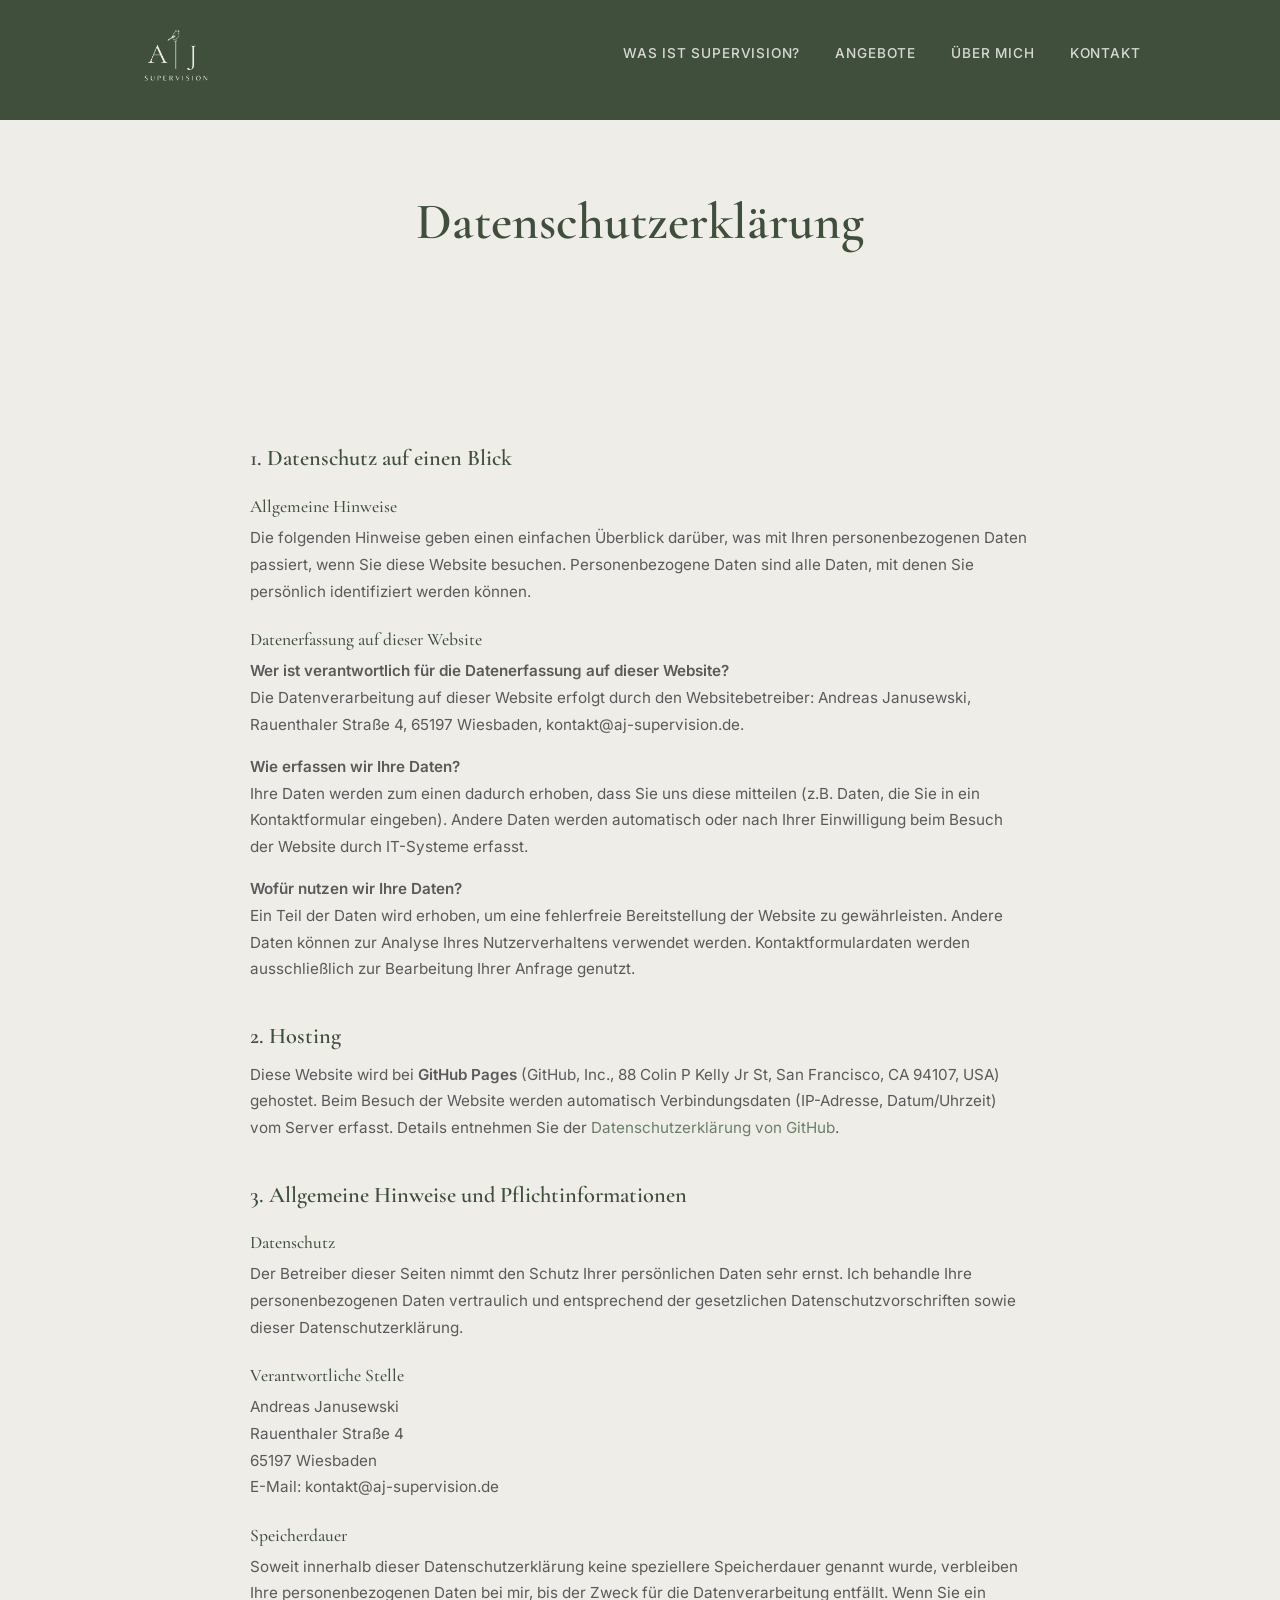
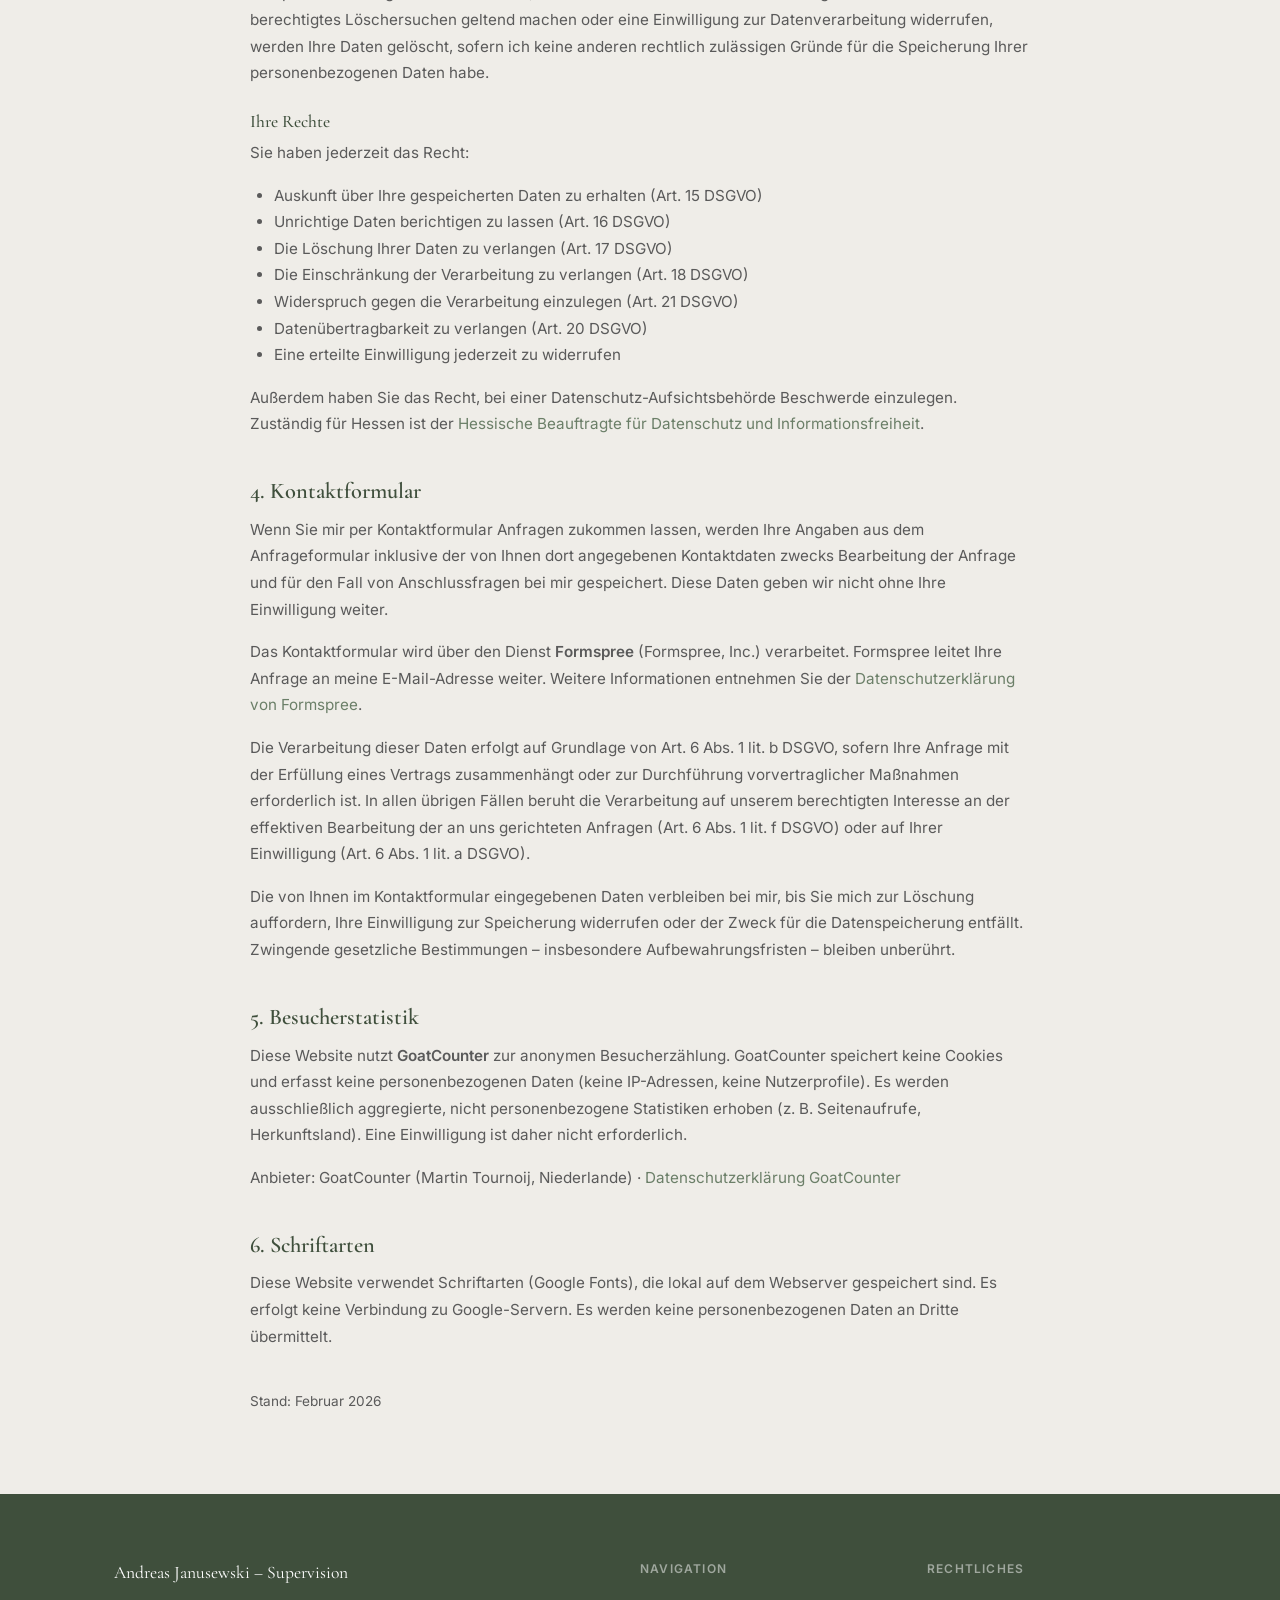
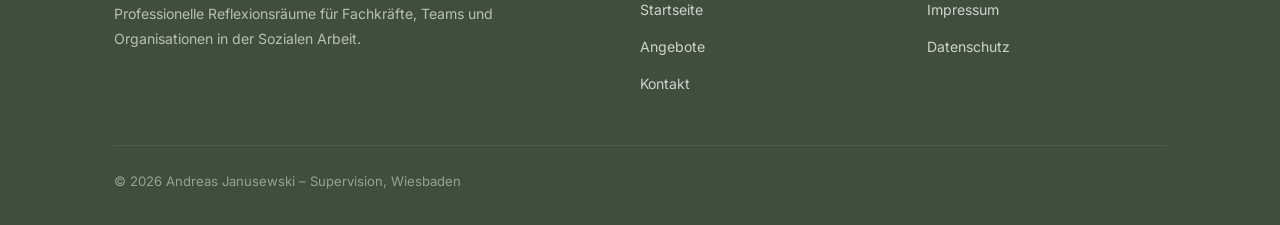
<file: datenschutz.html>
<!DOCTYPE html>
<html lang="de">
<head>
  <meta charset="UTF-8">
  <meta name="viewport" content="width=device-width, initial-scale=1.0">
  <title>Datenschutzerklärung – Andreas Janusewski Supervision</title>
  <meta name="robots" content="noindex">
  <link rel="icon" type="image/x-icon" href="favicon.ico">
  <link rel="icon" type="image/png" sizes="32x32" href="favicon-32.png">
  <link rel="apple-touch-icon" sizes="180x180" href="favicon-180.png">
  <link rel="stylesheet" href="css/style.css">
  <script data-goatcounter="https://aj-supervision.goatcounter.com/count" async src="//gc.zgo.at/count.js"></script>
</head>
<body>

<header class="header">
  <div class="container">
    <div class="header__inner">
      <a href="index.html" class="header__logo">
        <img src="images/logo-new.png" alt="AJ Supervision Logo" class="header__logo-img">
        
      </a>
      <button class="burger" aria-label="Menü öffnen" aria-expanded="false">
        <span></span><span></span><span></span>
      </button>
      <nav class="nav" role="navigation">
        <a href="supervision.html" class="nav__link">Was ist Supervision?</a>
        <a href="angebote.html" class="nav__link">Angebote</a>
        <a href="ueber-mich.html" class="nav__link">Über mich</a>
        <a href="kontakt.html" class="nav__link nav__link--cta">Kontakt</a>
      </nav>
    </div>
  </div>
</header>

<div class="page-hero">
  <div class="container">
    <h1 class="page-hero__title">Datenschutzerklärung</h1>
  </div>
</div>

<main>
<section class="section">
  <div class="container">
    <div class="legal-content">

      <h2>1. Datenschutz auf einen Blick</h2>

      <h3>Allgemeine Hinweise</h3>
      <p>Die folgenden Hinweise geben einen einfachen Überblick darüber, was mit Ihren personenbezogenen Daten passiert, wenn Sie diese Website besuchen. Personenbezogene Daten sind alle Daten, mit denen Sie persönlich identifiziert werden können.</p>

      <h3>Datenerfassung auf dieser Website</h3>
      <p><strong>Wer ist verantwortlich für die Datenerfassung auf dieser Website?</strong><br>
      Die Datenverarbeitung auf dieser Website erfolgt durch den Websitebetreiber: Andreas Janusewski, Rauenthaler Straße 4, 65197 Wiesbaden, kontakt@aj-supervision.de.</p>

      <p><strong>Wie erfassen wir Ihre Daten?</strong><br>
      Ihre Daten werden zum einen dadurch erhoben, dass Sie uns diese mitteilen (z.B. Daten, die Sie in ein Kontaktformular eingeben). Andere Daten werden automatisch oder nach Ihrer Einwilligung beim Besuch der Website durch IT-Systeme erfasst.</p>

      <p><strong>Wofür nutzen wir Ihre Daten?</strong><br>
      Ein Teil der Daten wird erhoben, um eine fehlerfreie Bereitstellung der Website zu gewährleisten. Andere Daten können zur Analyse Ihres Nutzerverhaltens verwendet werden. Kontaktformulardaten werden ausschließlich zur Bearbeitung Ihrer Anfrage genutzt.</p>

      <h2>2. Hosting</h2>
      <p>Diese Website wird bei <strong>GitHub Pages</strong> (GitHub, Inc., 88 Colin P Kelly Jr St, San Francisco, CA 94107, USA) gehostet. Beim Besuch der Website werden automatisch Verbindungsdaten (IP-Adresse, Datum/Uhrzeit) vom Server erfasst. Details entnehmen Sie der <a href="https://docs.github.com/en/site-policy/privacy-policies/github-privacy-statement" target="_blank" rel="noopener">Datenschutzerklärung von GitHub</a>.</p>

      <h2>3. Allgemeine Hinweise und Pflichtinformationen</h2>

      <h3>Datenschutz</h3>
      <p>Der Betreiber dieser Seiten nimmt den Schutz Ihrer persönlichen Daten sehr ernst. Ich behandle Ihre personenbezogenen Daten vertraulich und entsprechend der gesetzlichen Datenschutzvorschriften sowie dieser Datenschutzerklärung.</p>

      <h3>Verantwortliche Stelle</h3>
      <p>
        Andreas Janusewski<br>
        Rauenthaler Straße 4<br>
        65197 Wiesbaden<br>
        E-Mail: kontakt@aj-supervision.de<br>
        
      </p>

      <h3>Speicherdauer</h3>
      <p>Soweit innerhalb dieser Datenschutzerklärung keine speziellere Speicherdauer genannt wurde, verbleiben Ihre personenbezogenen Daten bei mir, bis der Zweck für die Datenverarbeitung entfällt. Wenn Sie ein berechtigtes Löschersuchen geltend machen oder eine Einwilligung zur Datenverarbeitung widerrufen, werden Ihre Daten gelöscht, sofern ich keine anderen rechtlich zulässigen Gründe für die Speicherung Ihrer personenbezogenen Daten habe.</p>

      <h3>Ihre Rechte</h3>
      <p>Sie haben jederzeit das Recht:</p>
      <ul>
        <li>Auskunft über Ihre gespeicherten Daten zu erhalten (Art. 15 DSGVO)</li>
        <li>Unrichtige Daten berichtigen zu lassen (Art. 16 DSGVO)</li>
        <li>Die Löschung Ihrer Daten zu verlangen (Art. 17 DSGVO)</li>
        <li>Die Einschränkung der Verarbeitung zu verlangen (Art. 18 DSGVO)</li>
        <li>Widerspruch gegen die Verarbeitung einzulegen (Art. 21 DSGVO)</li>
        <li>Datenübertragbarkeit zu verlangen (Art. 20 DSGVO)</li>
        <li>Eine erteilte Einwilligung jederzeit zu widerrufen</li>
      </ul>
      <p>Außerdem haben Sie das Recht, bei einer Datenschutz-Aufsichtsbehörde Beschwerde einzulegen. Zuständig für Hessen ist der <a href="https://datenschutz.hessen.de" target="_blank" rel="noopener">Hessische Beauftragte für Datenschutz und Informationsfreiheit</a>.</p>

      <h2>4. Kontaktformular</h2>
      <p>Wenn Sie mir per Kontaktformular Anfragen zukommen lassen, werden Ihre Angaben aus dem Anfrageformular inklusive der von Ihnen dort angegebenen Kontaktdaten zwecks Bearbeitung der Anfrage und für den Fall von Anschlussfragen bei mir gespeichert. Diese Daten geben wir nicht ohne Ihre Einwilligung weiter.</p>
      <p>Das Kontaktformular wird über den Dienst <strong>Formspree</strong> (Formspree, Inc.) verarbeitet. Formspree leitet Ihre Anfrage an meine E-Mail-Adresse weiter. Weitere Informationen entnehmen Sie der <a href="https://formspree.io/legal/privacy-policy/" target="_blank" rel="noopener">Datenschutzerklärung von Formspree</a>.</p>
      <p>Die Verarbeitung dieser Daten erfolgt auf Grundlage von Art. 6 Abs. 1 lit. b DSGVO, sofern Ihre Anfrage mit der Erfüllung eines Vertrags zusammenhängt oder zur Durchführung vorvertraglicher Maßnahmen erforderlich ist. In allen übrigen Fällen beruht die Verarbeitung auf unserem berechtigten Interesse an der effektiven Bearbeitung der an uns gerichteten Anfragen (Art. 6 Abs. 1 lit. f DSGVO) oder auf Ihrer Einwilligung (Art. 6 Abs. 1 lit. a DSGVO).</p>
      <p>Die von Ihnen im Kontaktformular eingegebenen Daten verbleiben bei mir, bis Sie mich zur Löschung auffordern, Ihre Einwilligung zur Speicherung widerrufen oder der Zweck für die Datenspeicherung entfällt. Zwingende gesetzliche Bestimmungen – insbesondere Aufbewahrungsfristen – bleiben unberührt.</p>

      <h2>5. Besucherstatistik</h2>
      <p>Diese Website nutzt <strong>GoatCounter</strong> zur anonymen Besucherzählung. GoatCounter speichert keine Cookies und erfasst keine personenbezogenen Daten (keine IP-Adressen, keine Nutzerprofile). Es werden ausschließlich aggregierte, nicht personenbezogene Statistiken erhoben (z.&nbsp;B. Seitenaufrufe, Herkunftsland). Eine Einwilligung ist daher nicht erforderlich.</p>
      <p>Anbieter: GoatCounter (Martin Tournoij, Niederlande) · <a href="https://www.goatcounter.com/help/privacy" target="_blank" rel="noopener">Datenschutzerklärung GoatCounter</a></p>

      <h2>6. Schriftarten</h2>
      <p>Diese Website verwendet Schriftarten (Google Fonts), die lokal auf dem Webserver gespeichert sind. Es erfolgt keine Verbindung zu Google-Servern. Es werden keine personenbezogenen Daten an Dritte übermittelt.</p>

      <p style="margin-top:2.5rem; font-size:0.85rem; color:var(--text-light);">Stand: Februar 2026</p>

    </div>
  </div>
</section>
</main>

<footer class="footer">
  <div class="container">
    <div class="footer__grid">
      <div>
        <div class="footer__brand">Andreas Janusewski – Supervision</div>
        <p class="footer__desc">Professionelle Reflexionsräume für Fachkräfte, Teams und Organisationen in der Sozialen Arbeit.</p>
      </div>
      <div>
        <div class="footer__heading">Navigation</div>
        <ul class="footer__links">
          <li><a href="index.html">Startseite</a></li>
          <li><a href="angebote.html">Angebote</a></li>
          <li><a href="kontakt.html">Kontakt</a></li>
        </ul>
      </div>
      <div>
        <div class="footer__heading">Rechtliches</div>
        <ul class="footer__links">
          <li><a href="impressum.html">Impressum</a></li>
          <li><a href="datenschutz.html">Datenschutz</a></li>
        </ul>
      </div>
    </div>
    <div class="footer__bottom">
      <span>© 2026 Andreas Janusewski – Supervision, Wiesbaden</span>
    </div>
  </div>
</footer>
<script src="js/main.js"></script>
</body>
</html>
</file>
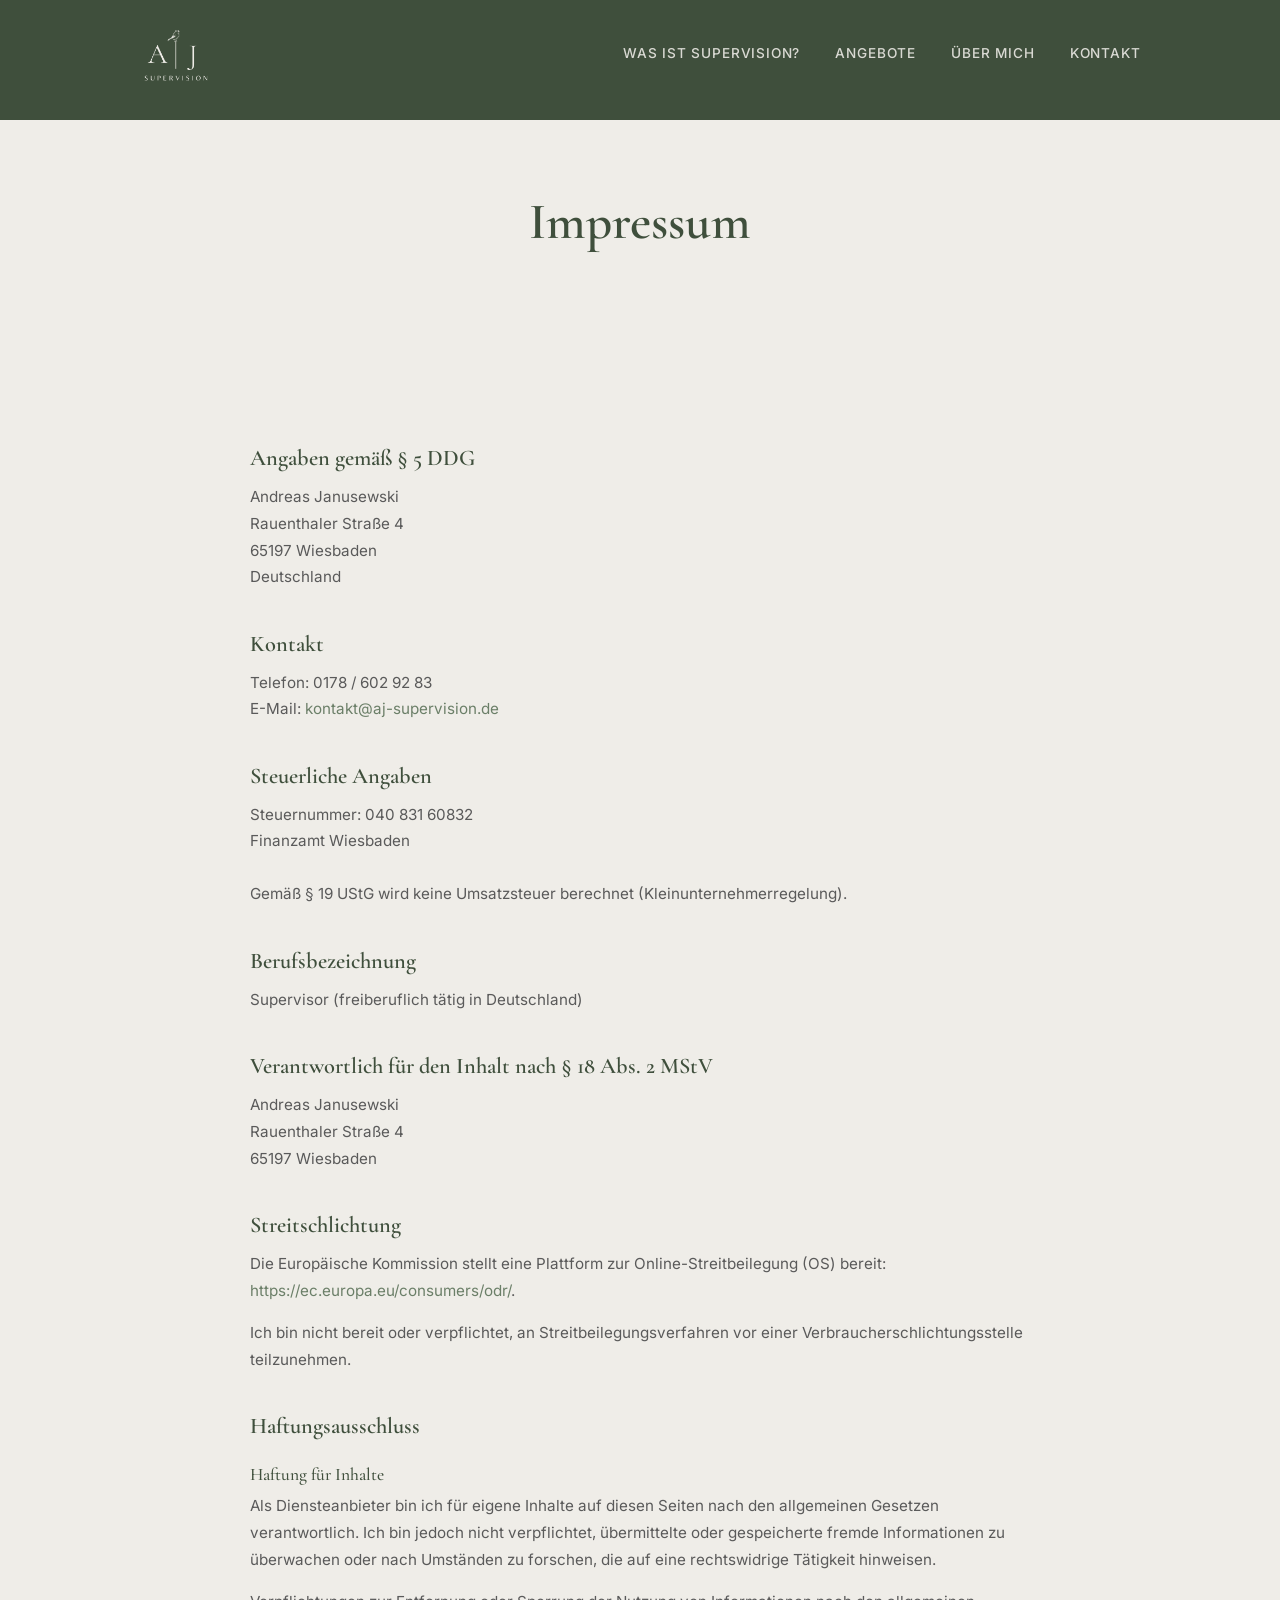
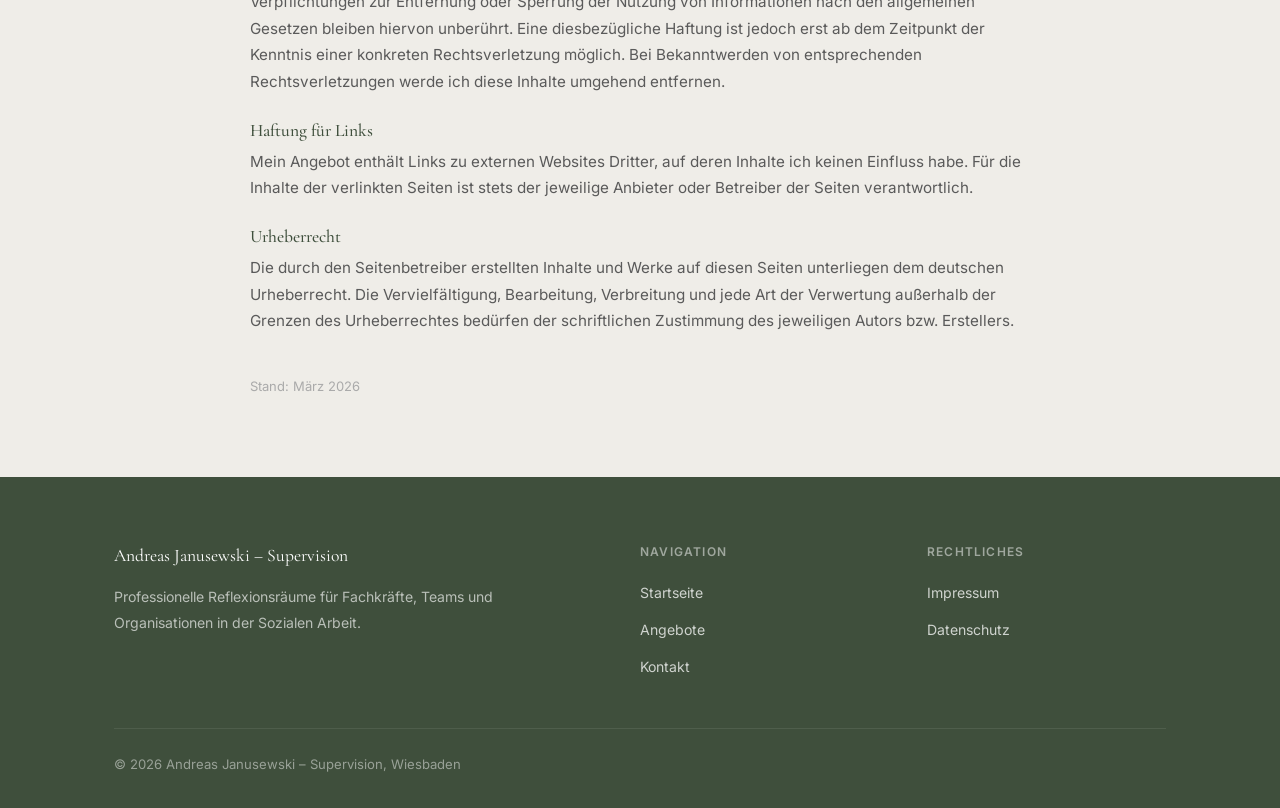
<file: impressum.html>
<!DOCTYPE html>
<html lang="de">
<head>
  <meta charset="UTF-8">
  <meta name="viewport" content="width=device-width, initial-scale=1.0">
  <title>Impressum – Andreas Janusewski Supervision</title>
  <meta name="robots" content="noindex">
  <link rel="icon" type="image/x-icon" href="favicon.ico">
  <link rel="icon" type="image/png" sizes="32x32" href="favicon-32.png">
  <link rel="apple-touch-icon" sizes="180x180" href="favicon-180.png">
  <link rel="stylesheet" href="css/style.css">
  <script data-goatcounter="https://aj-supervision.goatcounter.com/count" async src="//gc.zgo.at/count.js"></script>
</head>
<body>

<header class="header">
  <div class="container">
    <div class="header__inner">
      <a href="index.html" class="header__logo">
        <img src="images/logo-new.png" alt="AJ Supervision Logo" class="header__logo-img">
      </a>
      <button class="burger" aria-label="Menü öffnen" aria-expanded="false">
        <span></span><span></span><span></span>
      </button>
      <nav class="nav" role="navigation">
        <a href="supervision.html" class="nav__link">Was ist Supervision?</a>
        <a href="angebote.html" class="nav__link">Angebote</a>
        <a href="ueber-mich.html" class="nav__link">Über mich</a>
        <a href="kontakt.html" class="nav__link nav__link--cta">Kontakt</a>
      </nav>
    </div>
  </div>
</header>

<div class="page-hero">
  <div class="container">
    <h1 class="page-hero__title">Impressum</h1>
  </div>
</div>

<main>
<section class="section">
  <div class="container">
    <div class="legal-content">

      <h2>Angaben gemäß § 5 DDG</h2>
      <p>
        Andreas Janusewski<br>
        Rauenthaler Straße 4<br>
        65197 Wiesbaden<br>
        Deutschland
      </p>

      <h2>Kontakt</h2>
      <p>
        Telefon: 0178 / 602 92 83<br>
        E-Mail: <a href="mailto:kontakt@aj-supervision.de">kontakt@aj-supervision.de</a>
      </p>

      <h2>Steuerliche Angaben</h2>
      <p>
        Steuernummer: 040 831 60832<br>
        Finanzamt Wiesbaden<br><br>
        Gemäß § 19 UStG wird keine Umsatzsteuer berechnet (Kleinunternehmerregelung).
      </p>

      <h2>Berufsbezeichnung</h2>
      <p>Supervisor (freiberuflich tätig in Deutschland)</p>

      <h2>Verantwortlich für den Inhalt nach § 18 Abs. 2 MStV</h2>
      <p>
        Andreas Janusewski<br>
        Rauenthaler Straße 4<br>
        65197 Wiesbaden
      </p>

      <h2>Streitschlichtung</h2>
      <p>Die Europäische Kommission stellt eine Plattform zur Online-Streitbeilegung (OS) bereit: <a href="https://ec.europa.eu/consumers/odr/" target="_blank" rel="noopener">https://ec.europa.eu/consumers/odr/</a>.</p>
      <p>Ich bin nicht bereit oder verpflichtet, an Streitbeilegungsverfahren vor einer Verbraucherschlichtungsstelle teilzunehmen.</p>

      <h2>Haftungsausschluss</h2>

      <h3>Haftung für Inhalte</h3>
      <p>Als Diensteanbieter bin ich für eigene Inhalte auf diesen Seiten nach den allgemeinen Gesetzen verantwortlich. Ich bin jedoch nicht verpflichtet, übermittelte oder gespeicherte fremde Informationen zu überwachen oder nach Umständen zu forschen, die auf eine rechtswidrige Tätigkeit hinweisen.</p>
      <p>Verpflichtungen zur Entfernung oder Sperrung der Nutzung von Informationen nach den allgemeinen Gesetzen bleiben hiervon unberührt. Eine diesbezügliche Haftung ist jedoch erst ab dem Zeitpunkt der Kenntnis einer konkreten Rechtsverletzung möglich. Bei Bekanntwerden von entsprechenden Rechtsverletzungen werde ich diese Inhalte umgehend entfernen.</p>

      <h3>Haftung für Links</h3>
      <p>Mein Angebot enthält Links zu externen Websites Dritter, auf deren Inhalte ich keinen Einfluss habe. Für die Inhalte der verlinkten Seiten ist stets der jeweilige Anbieter oder Betreiber der Seiten verantwortlich.</p>

      <h3>Urheberrecht</h3>
      <p>Die durch den Seitenbetreiber erstellten Inhalte und Werke auf diesen Seiten unterliegen dem deutschen Urheberrecht. Die Vervielfältigung, Bearbeitung, Verbreitung und jede Art der Verwertung außerhalb der Grenzen des Urheberrechtes bedürfen der schriftlichen Zustimmung des jeweiligen Autors bzw. Erstellers.</p>

      <p style="margin-top:40px; font-size:13px; color:#aaa;">Stand: März 2026</p>

    </div>
  </div>
</section>
</main>

<footer class="footer">
  <div class="container">
    <div class="footer__grid">
      <div>
        <div class="footer__brand">Andreas Janusewski – Supervision</div>
        <p class="footer__desc">Professionelle Reflexionsräume für Fachkräfte, Teams und Organisationen in der Sozialen Arbeit.</p>
      </div>
      <div>
        <div class="footer__heading">Navigation</div>
        <ul class="footer__links">
          <li><a href="index.html">Startseite</a></li>
          <li><a href="angebote.html">Angebote</a></li>
          <li><a href="kontakt.html">Kontakt</a></li>
        </ul>
      </div>
      <div>
        <div class="footer__heading">Rechtliches</div>
        <ul class="footer__links">
          <li><a href="impressum.html">Impressum</a></li>
          <li><a href="datenschutz.html">Datenschutz</a></li>
        </ul>
      </div>
    </div>
    <div class="footer__bottom">
      <span>© 2026 Andreas Janusewski – Supervision, Wiesbaden</span>
    </div>
  </div>
</footer>
<script src="js/main.js"></script>
</body>
</html>
</file>
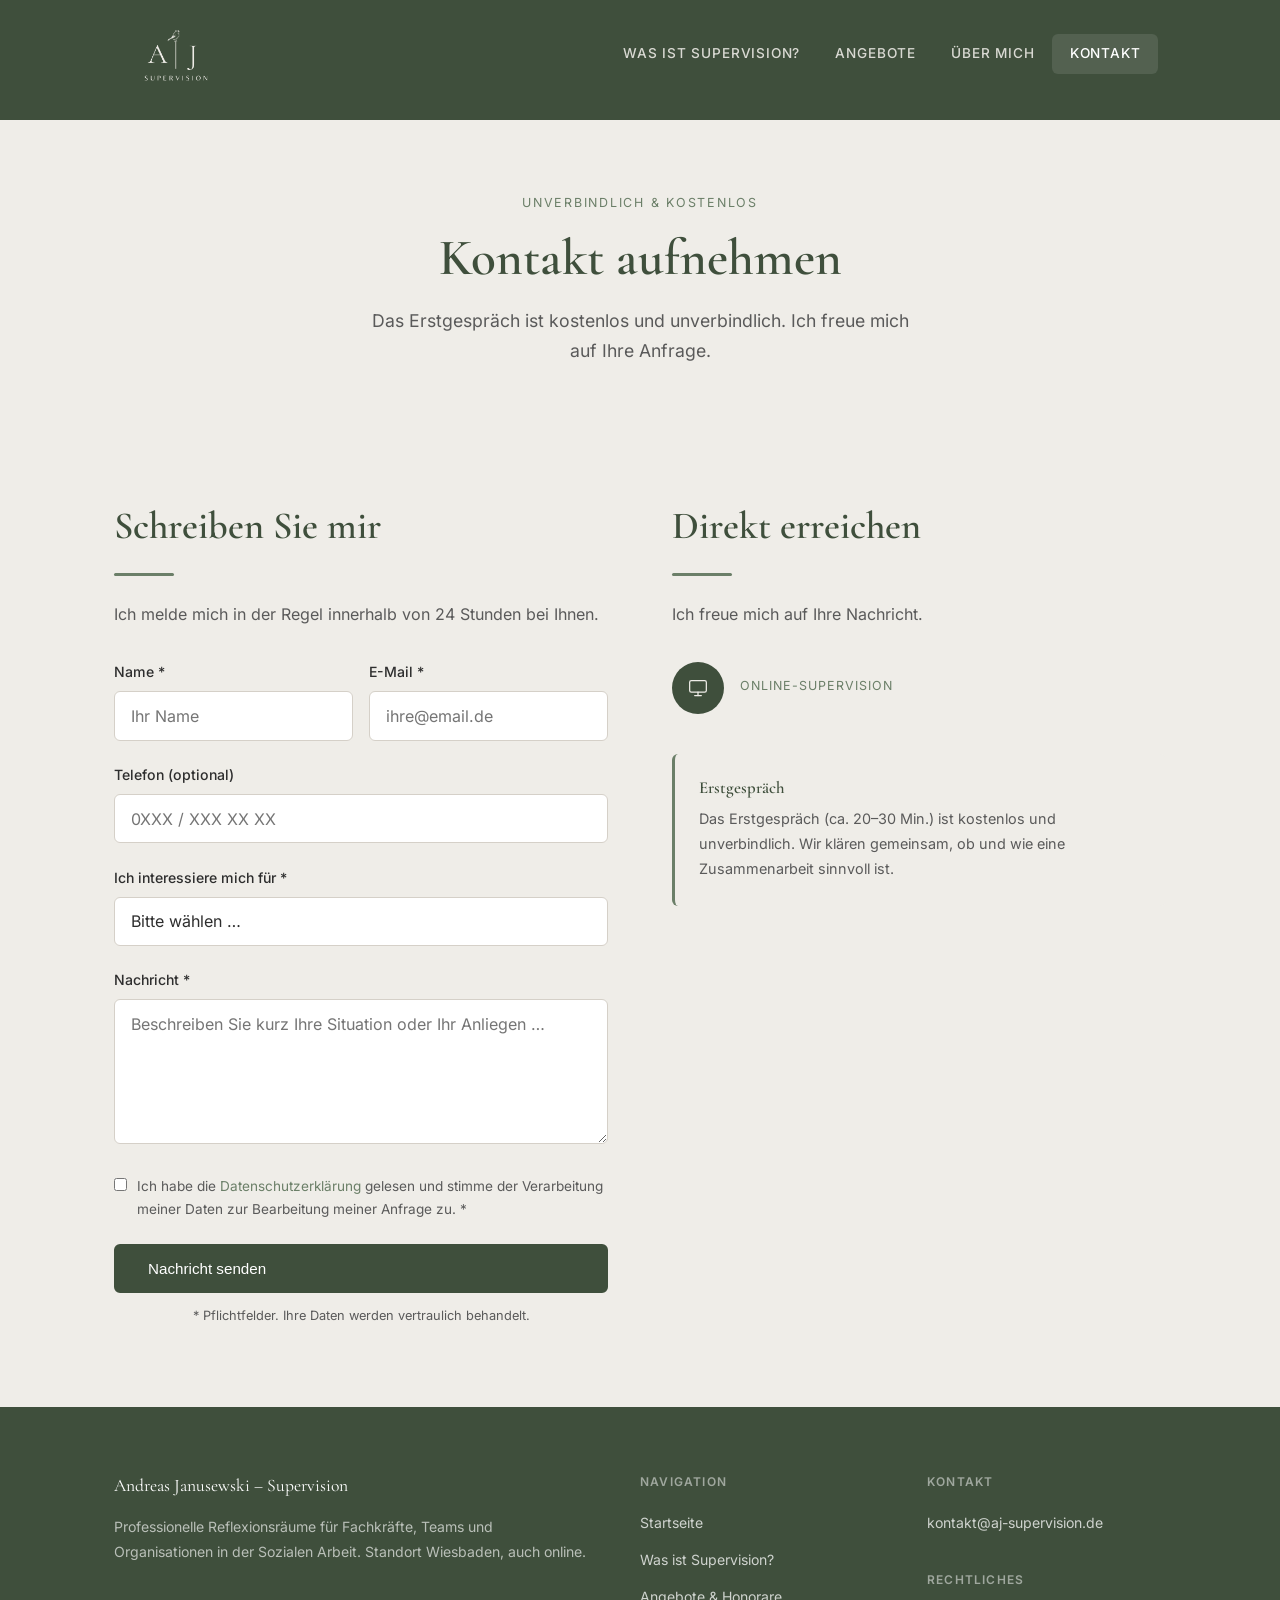
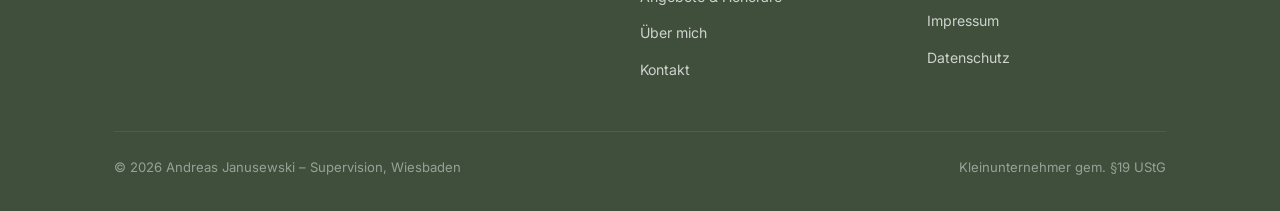
<file: kontakt.html>
<!DOCTYPE html>
<html lang="de">
<head>
  <meta charset="UTF-8">
  <meta name="viewport" content="width=device-width, initial-scale=1.0">
  <title>Kontakt – Andreas Janusewski Supervision Wiesbaden</title>
  <meta name="description" content="Kostenloses Erstgespräch anfragen – Supervision im Rhein-Main-Gebiet und online. Andreas Janusewski, Standort Wiesbaden. Jetzt Kontakt aufnehmen.">
  <link rel="canonical" href="https://aj-supervision.de/kontakt.html">
  <link rel="icon" type="image/x-icon" href="favicon.ico">
  <link rel="icon" type="image/png" sizes="32x32" href="favicon-32.png">
  <link rel="apple-touch-icon" sizes="180x180" href="favicon-180.png">
  <link rel="preload" href="fonts/inter-400.ttf" as="font" type="font/ttf" crossorigin>
  <link rel="preload" href="fonts/inter-500.ttf" as="font" type="font/ttf" crossorigin>
  <link rel="preload" href="fonts/cormorant-600.ttf" as="font" type="font/ttf" crossorigin>
  <link rel="stylesheet" href="css/style.css">
  <script type="application/ld+json">
  {
    "@context": "https://schema.org",
    "@type": "ContactPage",
    "name": "Kontakt – Andreas Janusewski Supervision",
    "description": "Kostenloses Erstgespräch anfragen. Supervision im Rhein-Main-Gebiet, Standort Wiesbaden und online.",
    "url": "https://aj-supervision.de/kontakt.html",
    "mainEntity": {
      "@type": "Person",
      "name": "Andreas Janusewski",
      "jobTitle": "Systemischer Supervisor",
      "email": "kontakt@aj-supervision.de",
      "address": {
        "@type": "PostalAddress",
        "streetAddress": "Rauenthaler Straße 4",
        "addressLocality": "Wiesbaden",
        "postalCode": "65197",
        "addressCountry": "DE"
      },
      "areaServed": ["Wiesbaden", "Frankfurt am Main", "Rhein-Main-Gebiet"]
    }
  }
  </script>
  <script data-goatcounter="https://aj-supervision.goatcounter.com/count" async src="//gc.zgo.at/count.js"></script>
</head>
<body>

<header class="header">
  <div class="container">
    <div class="header__inner">
      <a href="index.html" class="header__logo">
        <img src="images/logo-new.png" alt="AJ Supervision Logo" class="header__logo-img">
        
      </a>
      <button class="burger" aria-label="Menü öffnen" aria-expanded="false">
        <span></span><span></span><span></span>
      </button>
      <nav class="nav" role="navigation">
        <a href="supervision.html" class="nav__link">Was ist Supervision?</a>
        <a href="angebote.html" class="nav__link">Angebote</a>
        <a href="ueber-mich.html" class="nav__link">Über mich</a>
        <a href="kontakt.html" class="nav__link nav__link--cta active">Kontakt</a>
      </nav>
    </div>
  </div>
</header>

<div class="page-hero">
  <div class="container">
    <span class="page-hero__tag">Unverbindlich &amp; kostenlos</span>
    <h1 class="page-hero__title">Kontakt aufnehmen</h1>
    <p class="page-hero__subtitle">Das Erstgespräch ist kostenlos und unverbindlich. Ich freue mich auf Ihre Anfrage.</p>
  </div>
</div>

<main>
<section class="section">
  <div class="container">
    <div class="contact-grid">

      <!-- FORM -->
      <div>
        <h2 style="margin-bottom:0.5rem;">Schreiben Sie mir</h2>
        <div class="divider divider--left"></div>
        <p style="color:var(--text-light); margin-bottom:2rem;">Ich melde mich in der Regel innerhalb von 24 Stunden bei Ihnen.</p>

        <div class="form-success" id="form-success">
          ✓ Ihre Nachricht wurde gesendet. Ich melde mich bald bei Ihnen!
        </div>

        <form id="contact-form" action="https://formspree.io/f/mdallngb" method="POST" novalidate>
          <div class="grid-2" style="gap:1rem;">
            <div class="form-group">
              <label class="form-label" for="name">Name *</label>
              <input class="form-input" type="text" id="name" name="name" required placeholder="Ihr Name">
            </div>
            <div class="form-group">
              <label class="form-label" for="email">E-Mail *</label>
              <input class="form-input" type="email" id="email" name="email" required placeholder="ihre@email.de">
            </div>
          </div>
          <div class="form-group">
            <label class="form-label" for="phone">Telefon (optional)</label>
            <input class="form-input" type="tel" id="phone" name="phone" placeholder="0XXX / XXX XX XX">
          </div>
          <div class="form-group">
            <label class="form-label" for="thema">Ich interessiere mich für *</label>
            <select class="form-select" id="thema" name="thema" required>
              <option value="">Bitte wählen …</option>
              <option value="Einzelsupervision">Einzelsupervision</option>
              <option value="Leitungssupervision">Leitungssupervision</option>
              <option value="Gruppensupervision">Gruppensupervision</option>
              <option value="Teamsupervision">Teamsupervision</option>
              <option value="Träger / Organisation">Supervision für Träger / Organisation</option>
              <option value="Online-Supervision">Online-Supervision</option>
              <option value="Sonstiges">Sonstiges / Erstgespräch</option>
            </select>
          </div>
          <div class="form-group">
            <label class="form-label" for="nachricht">Nachricht *</label>
            <textarea class="form-textarea" id="nachricht" name="nachricht" required placeholder="Beschreiben Sie kurz Ihre Situation oder Ihr Anliegen …"></textarea>
          </div>
          <div class="form-group">
            <label style="display:flex; gap:0.6rem; align-items:flex-start; cursor:pointer; font-size:0.85rem; color:var(--text-light);">
              <input type="checkbox" name="datenschutz" required style="margin-top:0.2rem; flex-shrink:0;">
              <span>Ich habe die <a href="datenschutz.html" target="_blank" style="color:var(--secondary);">Datenschutzerklärung</a> gelesen und stimme der Verarbeitung meiner Daten zur Bearbeitung meiner Anfrage zu. *</span>
            </label>
          </div>
          <button type="submit" class="btn btn--primary" style="width:100%;">Nachricht senden</button>
          <p class="form-note" style="text-align:center; margin-top:0.75rem;">* Pflichtfelder. Ihre Daten werden vertraulich behandelt.</p>
        </form>
      </div>

      <!-- KONTAKTINFO -->
      <div>
        <h2 style="margin-bottom:0.5rem;">Direkt erreichen</h2>
        <div class="divider divider--left"></div>
        <p style="color:var(--text-light); margin-bottom:2rem;">Ich freue mich auf Ihre Nachricht.</p>

        <div class="contact-info">
          <div class="contact-info__item">
            <div class="contact-info__icon"><div class="icon-b" style="margin-bottom:0;"><svg width="20" height="20" viewBox="0 0 24 24" fill="none" stroke="currentColor" stroke-width="2.5" stroke-linecap="round" stroke-linejoin="round"><rect width="20" height="14" x="2" y="3" rx="2"/><line x1="8" x2="16" y1="21" y2="21"/><line x1="12" x2="12" y1="17" y2="21"/></svg></div></div>
            <div>
              <div class="contact-info__label">Online-Supervision</div>
              
            </div>
          </div>
        </div>

        <div style="margin-top:2.5rem; padding:1.5rem; background:var(--surface); border-radius:var(--radius); border-left:3px solid var(--secondary);">
          <h4 style="margin-bottom:0.5rem;">Erstgespräch</h4>
          <p style="font-size:0.9rem; color:var(--text-light); margin:0;">Das Erstgespräch (ca. 20–30 Min.) ist kostenlos und unverbindlich. Wir klären gemeinsam, ob und wie eine Zusammenarbeit sinnvoll ist.</p>
        </div>
      </div>

    </div>
  </div>
</section>
</main>

<footer class="footer">
  <div class="container">
    <div class="footer__grid">
      <div>
        <div class="footer__brand">Andreas Janusewski – Supervision</div>
        <p class="footer__desc">Professionelle Reflexionsräume für Fachkräfte, Teams und Organisationen in der Sozialen Arbeit. Standort Wiesbaden, auch online.</p>
      </div>
      <div>
        <div class="footer__heading">Navigation</div>
        <ul class="footer__links">
          <li><a href="index.html">Startseite</a></li>
          <li><a href="supervision.html">Was ist Supervision?</a></li>
          <li><a href="angebote.html">Angebote &amp; Honorare</a></li>
          <li><a href="ueber-mich.html">Über mich</a></li>
          <li><a href="kontakt.html">Kontakt</a></li>
        </ul>
      </div>
      <div>
        <div class="footer__heading">Kontakt</div>
        <ul class="footer__links">
          <li><a href="mailto:kontakt@aj-supervision.de">kontakt@aj-supervision.de</a></li>
          <li></li>
        </ul>
        <div style="margin-top:1.5rem;">
          <div class="footer__heading">Rechtliches</div>
          <ul class="footer__links">
            <li><a href="impressum.html">Impressum</a></li>
            <li><a href="datenschutz.html">Datenschutz</a></li>
          </ul>
        </div>
      </div>
    </div>
    <div class="footer__bottom">
      <span>© 2026 Andreas Janusewski – Supervision, Wiesbaden</span>
      <span>Kleinunternehmer gem. §19 UStG</span>
    </div>
  </div>
</footer>
<script src="js/main.js"></script>
</body>
</html>
</file>
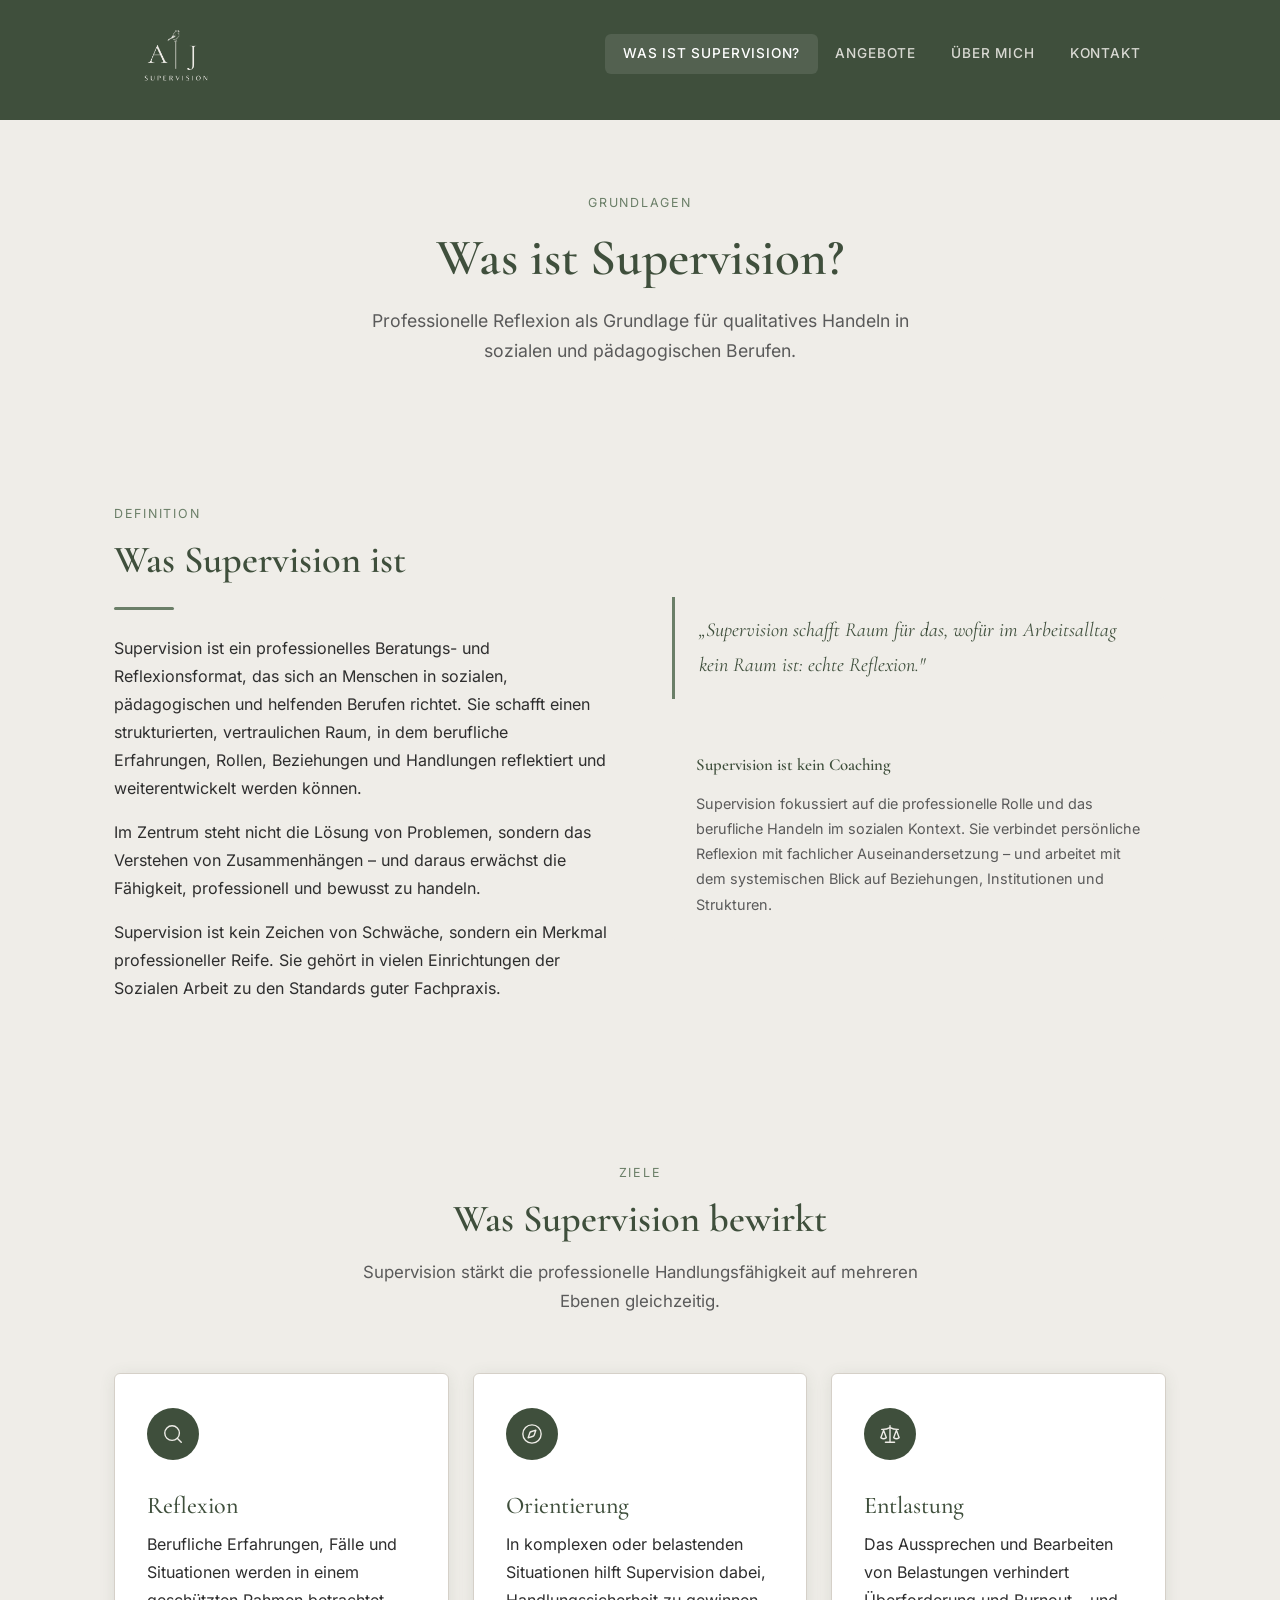
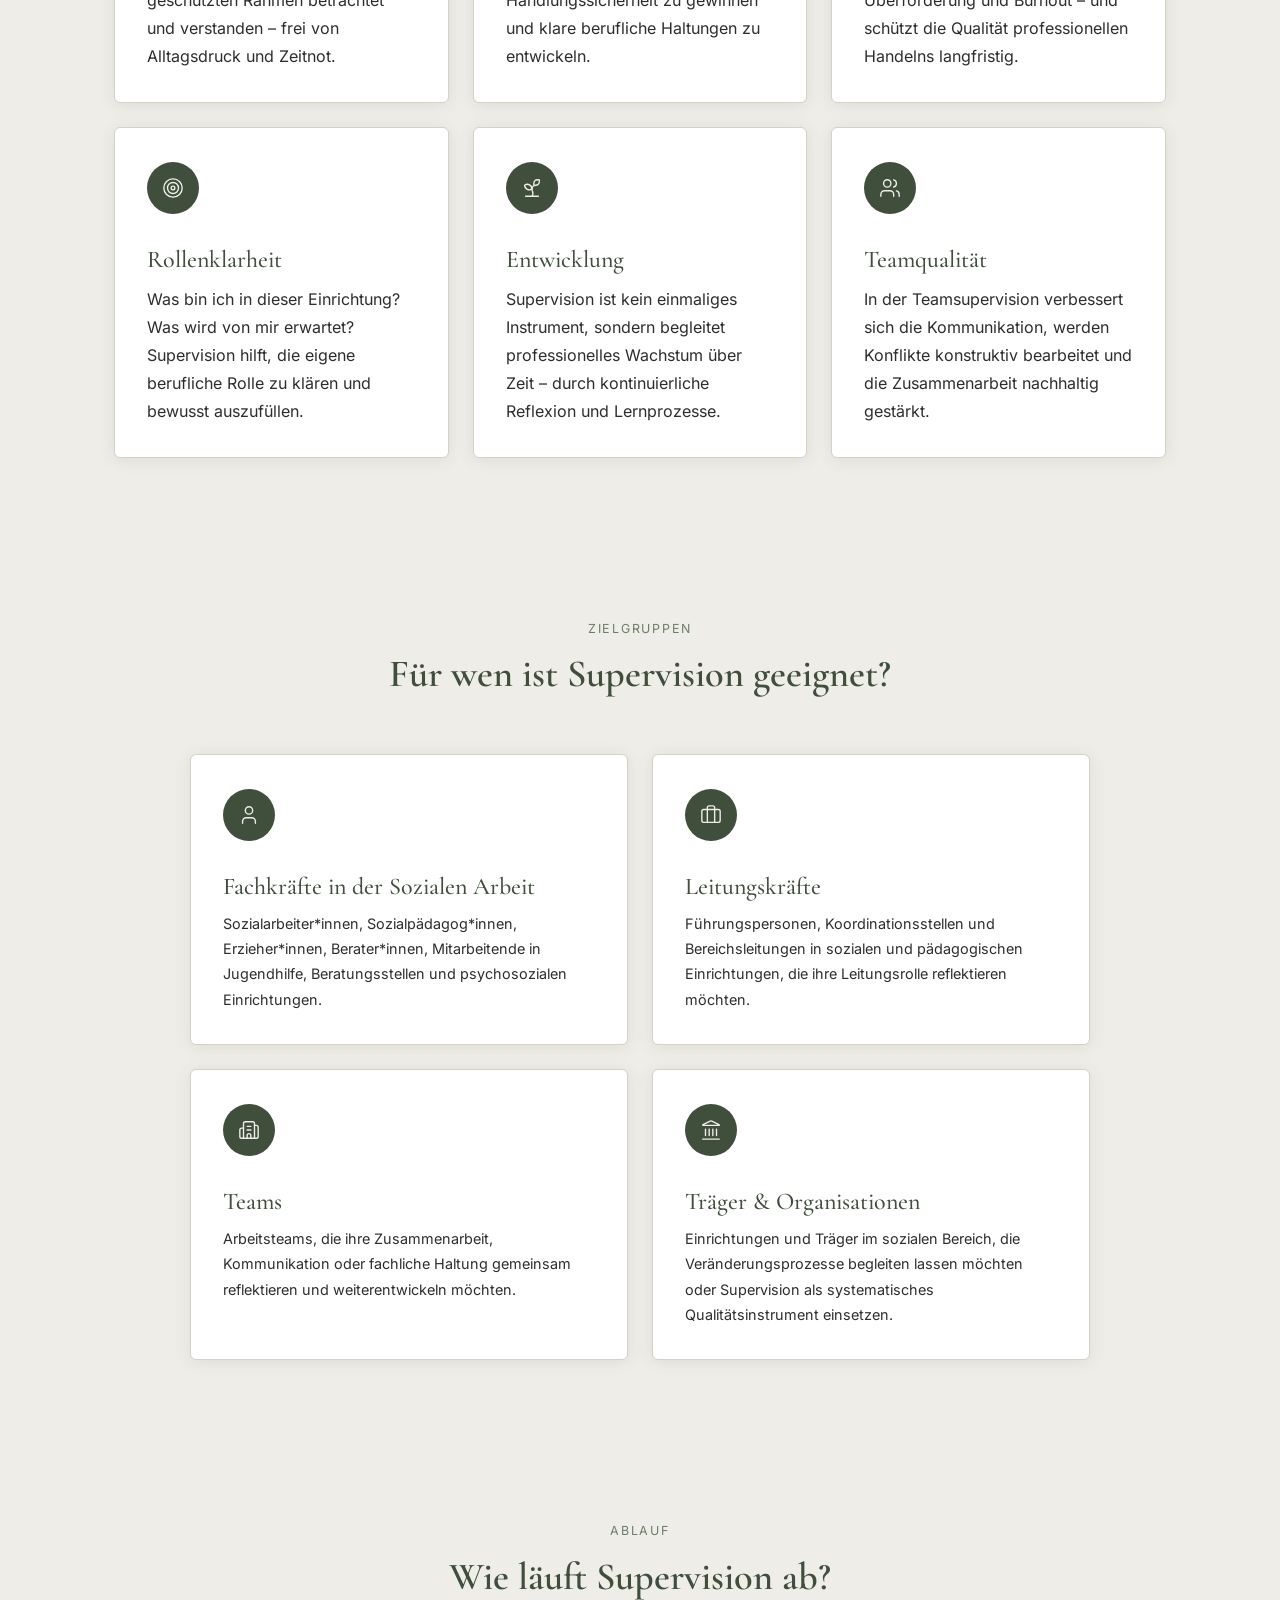
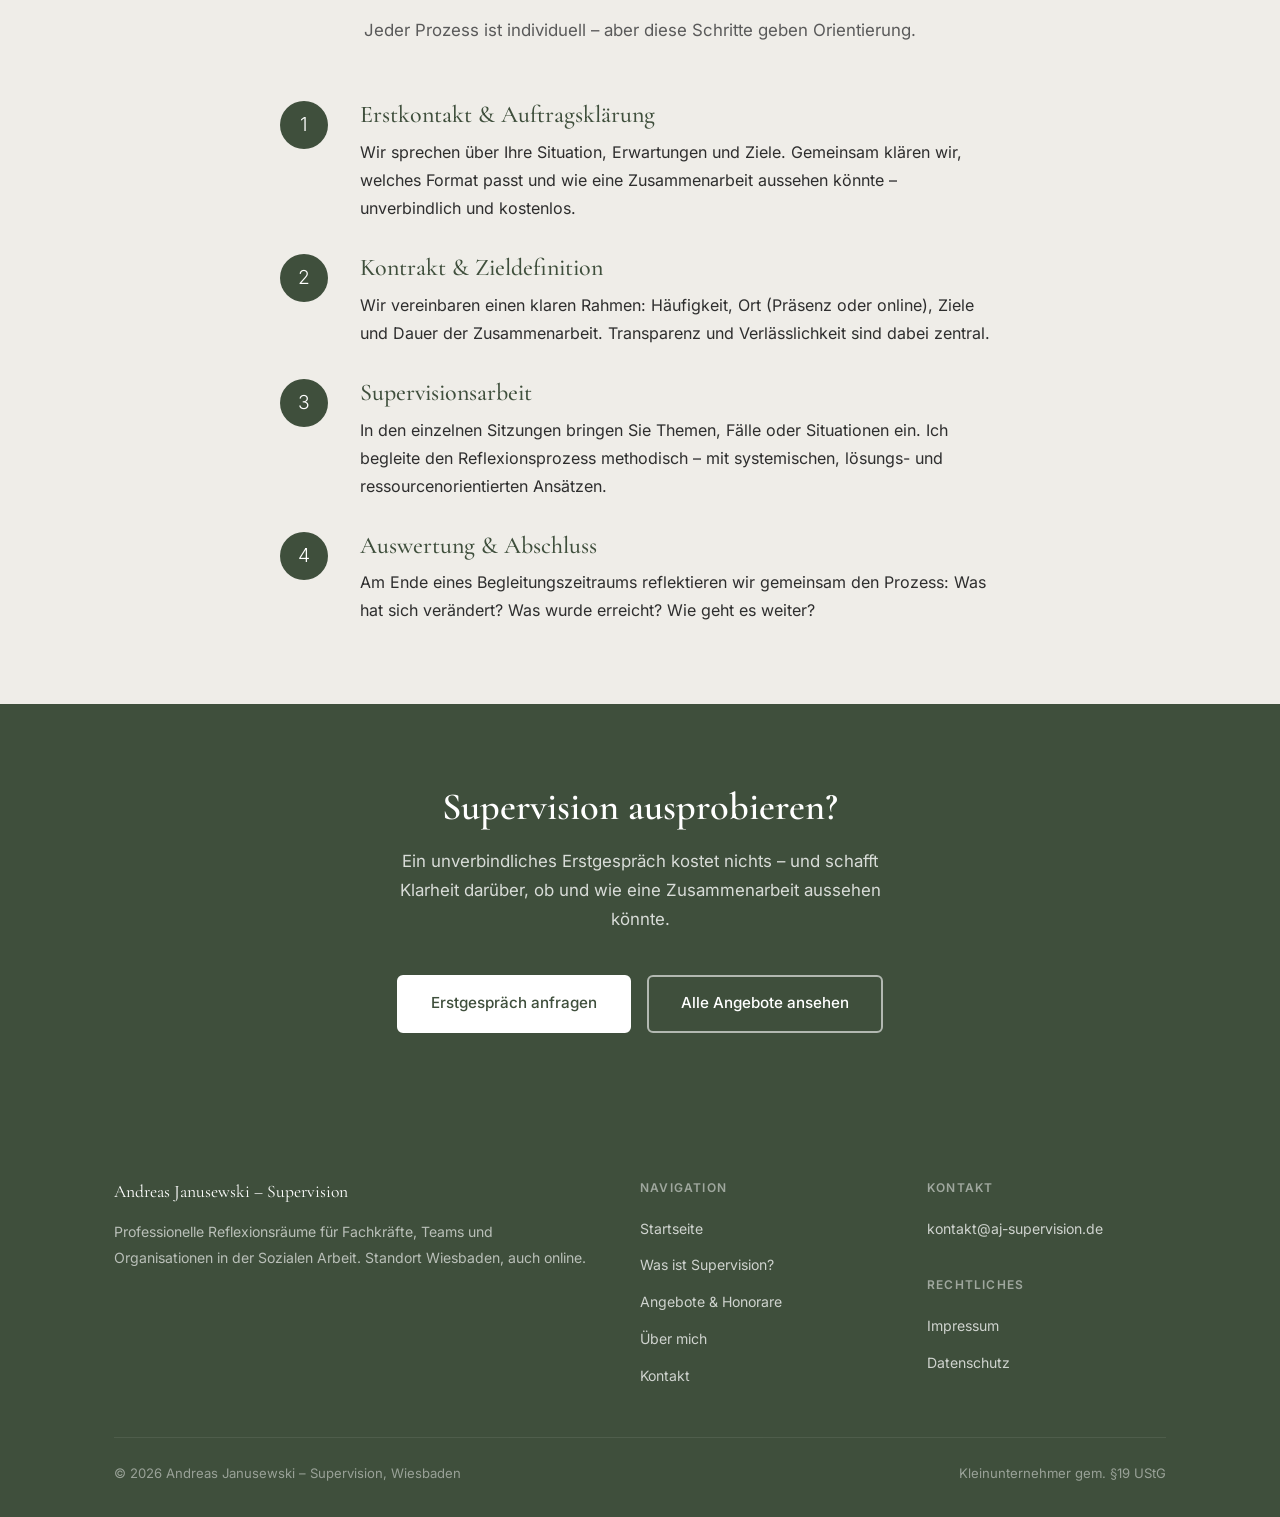
<file: supervision.html>
<!DOCTYPE html>
<html lang="de">
<head>
  <meta charset="UTF-8">
  <meta name="viewport" content="width=device-width, initial-scale=1.0">
  <title>Supervision im Rhein-Main-Gebiet – Andreas Janusewski</title>
  <meta name="description" content="Was ist Supervision? Definition, Ziele und Ablauf. Professionelle Begleitung für Fachkräfte der Sozialen Arbeit im Rhein-Main-Gebiet, Standort Wiesbaden und online.">
  <link rel="canonical" href="https://aj-supervision.de/supervision.html">
  <link rel="icon" type="image/x-icon" href="favicon.ico">
  <link rel="icon" type="image/png" sizes="32x32" href="favicon-32.png">
  <link rel="apple-touch-icon" sizes="180x180" href="favicon-180.png">
  <link rel="preload" href="fonts/inter-400.ttf" as="font" type="font/ttf" crossorigin>
  <link rel="preload" href="fonts/inter-500.ttf" as="font" type="font/ttf" crossorigin>
  <link rel="preload" href="fonts/cormorant-600.ttf" as="font" type="font/ttf" crossorigin>
  <link rel="stylesheet" href="css/style.css">
  <script type="application/ld+json">
  {
    "@context": "https://schema.org",
    "@type": "WebPage",
    "name": "Was ist Supervision?",
    "description": "Erklärung von Supervision: Definition, Ziele, Ablauf und Zielgruppen. Professionelle Supervision im Rhein-Main-Gebiet.",
    "url": "https://aj-supervision.de/supervision.html",
    "inLanguage": "de",
    "author": {
      "@type": "Person",
      "name": "Andreas Janusewski",
      "jobTitle": "Systemischer Supervisor"
    }
  }
  </script>
  <script type="application/ld+json">
  {
    "@context": "https://schema.org",
    "@type": "FAQPage",
    "mainEntity": [
      {
        "@type": "Question",
        "name": "Was ist Supervision?",
        "acceptedAnswer": {
          "@type": "Answer",
          "text": "Supervision ist ein professionelles Beratungs- und Reflexionsformat für Menschen in sozialen, pädagogischen und helfenden Berufen. Sie schafft einen strukturierten, vertraulichen Raum zur Reflexion beruflicher Erfahrungen, Rollen und Beziehungen."
        }
      },
      {
        "@type": "Question",
        "name": "Für wen ist Supervision geeignet?",
        "acceptedAnswer": {
          "@type": "Answer",
          "text": "Supervision richtet sich an Fachkräfte in der Sozialen Arbeit, Leitungskräfte, Teams sowie Träger und Organisationen im sozialen und pädagogischen Bereich."
        }
      },
      {
        "@type": "Question",
        "name": "Was ist der Unterschied zwischen Supervision und Coaching?",
        "acceptedAnswer": {
          "@type": "Answer",
          "text": "Supervision fokussiert auf die professionelle Rolle und das berufliche Handeln im sozialen Kontext. Sie verbindet persönliche Reflexion mit fachlicher Auseinandersetzung und arbeitet mit dem systemischen Blick auf Beziehungen, Institutionen und Strukturen."
        }
      }
    ]
  }
  </script>
  <script data-goatcounter="https://aj-supervision.goatcounter.com/count" async src="//gc.zgo.at/count.js"></script>
</head>
<body>

<header class="header">
  <div class="container">
    <div class="header__inner">
      <a href="index.html" class="header__logo">
        <img src="images/logo-new.png" alt="AJ Supervision Logo" class="header__logo-img">
        
      </a>
      <button class="burger" aria-label="Menü öffnen" aria-expanded="false">
        <span></span><span></span><span></span>
      </button>
      <nav class="nav" role="navigation">
        <a href="supervision.html" class="nav__link active">Was ist Supervision?</a>
        <a href="angebote.html" class="nav__link">Angebote</a>
        <a href="ueber-mich.html" class="nav__link">Über mich</a>
        <a href="kontakt.html" class="nav__link nav__link--cta">Kontakt</a>
      </nav>
    </div>
  </div>
</header>

<div class="page-hero">
  <div class="container">
    <span class="page-hero__tag">Grundlagen</span>
    <h1 class="page-hero__title">Was ist Supervision?</h1>
    <p class="page-hero__subtitle">Professionelle Reflexion als Grundlage für qualitatives Handeln in sozialen und pädagogischen Berufen.</p>
  </div>
</div>

<main>

<!-- DEFINITION -->
<section class="section">
  <div class="container">
    <div class="grid-2" style="align-items:center; gap:4rem;">
      <div>
        <span class="section__tag">Definition</span>
        <h2 style="text-align:left; margin-bottom:1rem;">Was Supervision ist</h2>
        <div class="divider divider--left"></div>
        <p>Supervision ist ein professionelles Beratungs- und Reflexionsformat, das sich an Menschen in sozialen, pädagogischen und helfenden Berufen richtet. Sie schafft einen strukturierten, vertraulichen Raum, in dem berufliche Erfahrungen, Rollen, Beziehungen und Handlungen reflektiert und weiterentwickelt werden können.</p>
        <p>Im Zentrum steht nicht die Lösung von Problemen, sondern das Verstehen von Zusammenhängen – und daraus erwächst die Fähigkeit, professionell und bewusst zu handeln.</p>
        <p>Supervision ist kein Zeichen von Schwäche, sondern ein Merkmal professioneller Reife. Sie gehört in vielen Einrichtungen der Sozialen Arbeit zu den Standards guter Fachpraxis.</p>
      </div>
      <div>
        <blockquote>
          <p>„Supervision schafft Raum für das, wofür im Arbeitsalltag kein Raum ist: echte Reflexion."</p>
        </blockquote>
        <div style="margin-top:2rem; padding:1.5rem; background:var(--surface); border-radius:var(--radius);">
          <h4 style="margin-bottom:1rem; color:var(--primary);">Supervision ist kein Coaching</h4>
          <p style="font-size:0.9rem; color:var(--text-light); margin:0;">Supervision fokussiert auf die professionelle Rolle und das berufliche Handeln im sozialen Kontext. Sie verbindet persönliche Reflexion mit fachlicher Auseinandersetzung – und arbeitet mit dem systemischen Blick auf Beziehungen, Institutionen und Strukturen.</p>
        </div>
      </div>
    </div>
  </div>
</section>

<!-- WOZU -->
<section class="section section--alt">
  <div class="container">
    <div class="section__header">
      <span class="section__tag">Ziele</span>
      <h2 class="section__title">Was Supervision bewirkt</h2>
      <p class="section__subtitle">Supervision stärkt die professionelle Handlungsfähigkeit auf mehreren Ebenen gleichzeitig.</p>
    </div>
    <div class="grid-3">
      <div class="card">
        <div class="card__icon"><div class="icon-b"><svg width="22" height="22" viewBox="0 0 24 24" fill="none" stroke="currentColor" stroke-width="2.5" stroke-linecap="round" stroke-linejoin="round"><path d="m21 21-4.34-4.34"/><circle cx="11" cy="11" r="8"/></svg></div></div>
        <h3 class="card__title">Reflexion</h3>
        <p>Berufliche Erfahrungen, Fälle und Situationen werden in einem geschützten Rahmen betrachtet und verstanden – frei von Alltagsdruck und Zeitnot.</p>
      </div>
      <div class="card">
        <div class="card__icon"><div class="icon-b"><svg width="22" height="22" viewBox="0 0 24 24" fill="none" stroke="currentColor" stroke-width="2.5" stroke-linecap="round" stroke-linejoin="round"><circle cx="12" cy="12" r="10"/><path d="m16.24 7.76-1.804 5.411a2 2 0 0 1-1.265 1.265L7.76 16.24l1.804-5.411a2 2 0 0 1 1.265-1.265z"/></svg></div></div>
        <h3 class="card__title">Orientierung</h3>
        <p>In komplexen oder belastenden Situationen hilft Supervision dabei, Handlungssicherheit zu gewinnen und klare berufliche Haltungen zu entwickeln.</p>
      </div>
      <div class="card">
        <div class="card__icon"><div class="icon-b"><svg width="22" height="22" viewBox="0 0 24 24" fill="none" stroke="currentColor" stroke-width="2.5" stroke-linecap="round" stroke-linejoin="round"><path d="M12 3v18"/><path d="M3 7h1a17 17 0 0 0 8-2 17 17 0 0 0 8 2h1"/><path d="m5 8 3 8a5 5 0 0 1-6 0z"/><path d="m19 8 3 8a5 5 0 0 1-6 0z"/><path d="M7 21h10"/></svg></div></div>
        <h3 class="card__title">Entlastung</h3>
        <p>Das Aussprechen und Bearbeiten von Belastungen verhindert Überforderung und Burnout – und schützt die Qualität professionellen Handelns langfristig.</p>
      </div>
      <div class="card">
        <div class="card__icon"><div class="icon-b"><svg width="22" height="22" viewBox="0 0 24 24" fill="none" stroke="currentColor" stroke-width="2.5" stroke-linecap="round" stroke-linejoin="round"><circle cx="12" cy="12" r="10"/><circle cx="12" cy="12" r="6"/><circle cx="12" cy="12" r="2"/></svg></div></div>
        <h3 class="card__title">Rollenklarheit</h3>
        <p>Was bin ich in dieser Einrichtung? Was wird von mir erwartet? Supervision hilft, die eigene berufliche Rolle zu klären und bewusst auszufüllen.</p>
      </div>
      <div class="card">
        <div class="card__icon"><div class="icon-b"><svg width="22" height="22" viewBox="0 0 24 24" fill="none" stroke="currentColor" stroke-width="2.5" stroke-linecap="round" stroke-linejoin="round"><path d="M14 9.536V7a4 4 0 0 1 4-4h1.5a.5.5 0 0 1 .5.5V5a4 4 0 0 1-4 4 4 4 0 0 0-4 4c0 2 1 3 1 5a5 5 0 0 1-1 3"/><path d="M4 9a5 5 0 0 1 8 4 5 5 0 0 1-8-4"/><path d="M5 21h14"/></svg></div></div>
        <h3 class="card__title">Entwicklung</h3>
        <p>Supervision ist kein einmaliges Instrument, sondern begleitet professionelles Wachstum über Zeit – durch kontinuierliche Reflexion und Lernprozesse.</p>
      </div>
      <div class="card">
        <div class="card__icon"><div class="icon-b"><svg width="22" height="22" viewBox="0 0 24 24" fill="none" stroke="currentColor" stroke-width="2.5" stroke-linecap="round" stroke-linejoin="round"><path d="M16 21v-2a4 4 0 0 0-4-4H6a4 4 0 0 0-4 4v2"/><path d="M16 3.128a4 4 0 0 1 0 7.744"/><path d="M22 21v-2a4 4 0 0 0-3-3.87"/><circle cx="9" cy="7" r="4"/></svg></div></div>
        <h3 class="card__title">Teamqualität</h3>
        <p>In der Teamsupervision verbessert sich die Kommunikation, werden Konflikte konstruktiv bearbeitet und die Zusammenarbeit nachhaltig gestärkt.</p>
      </div>
    </div>
  </div>
</section>

<!-- FÜR WEN -->
<section class="section">
  <div class="container">
    <div class="section__header">
      <span class="section__tag">Zielgruppen</span>
      <h2 class="section__title">Für wen ist Supervision geeignet?</h2>
    </div>
    <div class="grid-2" style="gap:1.5rem; max-width:900px; margin:0 auto;">
      <div class="card">
        <div class="card__icon"><div class="icon-b"><svg width="22" height="22" viewBox="0 0 24 24" fill="none" stroke="currentColor" stroke-width="2.5" stroke-linecap="round" stroke-linejoin="round"><path d="M19 21v-2a4 4 0 0 0-4-4H9a4 4 0 0 0-4 4v2"/><circle cx="12" cy="7" r="4"/></svg></div></div>
        <h3 class="card__title">Fachkräfte in der Sozialen Arbeit</h3>
        <p style="font-size:0.9rem;">Sozialarbeiter*innen, Sozialpädagog*innen, Erzieher*innen, Berater*innen, Mitarbeitende in Jugendhilfe, Beratungsstellen und psychosozialen Einrichtungen.</p>
      </div>
      <div class="card">
        <div class="card__icon"><div class="icon-b"><svg width="22" height="22" viewBox="0 0 24 24" fill="none" stroke="currentColor" stroke-width="2.5" stroke-linecap="round" stroke-linejoin="round"><path d="M16 20V4a2 2 0 0 0-2-2h-4a2 2 0 0 0-2 2v16"/><rect width="20" height="14" x="2" y="6" rx="2"/></svg></div></div>
        <h3 class="card__title">Leitungskräfte</h3>
        <p style="font-size:0.9rem;">Führungspersonen, Koordinationsstellen und Bereichsleitungen in sozialen und pädagogischen Einrichtungen, die ihre Leitungsrolle reflektieren möchten.</p>
      </div>
      <div class="card">
        <div class="card__icon"><div class="icon-b"><svg width="22" height="22" viewBox="0 0 24 24" fill="none" stroke="currentColor" stroke-width="2.5" stroke-linecap="round" stroke-linejoin="round"><path d="M10 12h4"/><path d="M10 8h4"/><path d="M14 21v-3a2 2 0 0 0-4 0v3"/><path d="M6 10H4a2 2 0 0 0-2 2v7a2 2 0 0 0 2 2h16a2 2 0 0 0 2-2V9a2 2 0 0 0-2-2h-2"/><path d="M6 21V5a2 2 0 0 1 2-2h8a2 2 0 0 1 2 2v16"/></svg></div></div>
        <h3 class="card__title">Teams</h3>
        <p style="font-size:0.9rem;">Arbeitsteams, die ihre Zusammenarbeit, Kommunikation oder fachliche Haltung gemeinsam reflektieren und weiterentwickeln möchten.</p>
      </div>
      <div class="card">
        <div class="card__icon"><div class="icon-b"><svg width="22" height="22" viewBox="0 0 24 24" fill="none" stroke="currentColor" stroke-width="2.5" stroke-linecap="round" stroke-linejoin="round"><path d="M10 18v-7"/><path d="M11.12 2.198a2 2 0 0 1 1.76.006l7.866 3.847c.476.233.31.949-.22.949H3.474c-.53 0-.695-.716-.22-.949z"/><path d="M14 18v-7"/><path d="M18 18v-7"/><path d="M3 22h18"/><path d="M6 18v-7"/></svg></div></div>
        <h3 class="card__title">Träger &amp; Organisationen</h3>
        <p style="font-size:0.9rem;">Einrichtungen und Träger im sozialen Bereich, die Veränderungsprozesse begleiten lassen möchten oder Supervision als systematisches Qualitätsinstrument einsetzen.</p>
      </div>
    </div>
  </div>
</section>

<!-- ABLAUF -->
<section class="section section--alt">
  <div class="container">
    <div class="section__header">
      <span class="section__tag">Ablauf</span>
      <h2 class="section__title">Wie läuft Supervision ab?</h2>
      <p class="section__subtitle">Jeder Prozess ist individuell – aber diese Schritte geben Orientierung.</p>
    </div>
    <div class="steps" style="max-width:720px; margin:0 auto;">
      <div class="step">
        <div class="step__num">1</div>
        <div class="step__body">
          <h3>Erstkontakt &amp; Auftragsklärung</h3>
          <p>Wir sprechen über Ihre Situation, Erwartungen und Ziele. Gemeinsam klären wir, welches Format passt und wie eine Zusammenarbeit aussehen könnte – unverbindlich und kostenlos.</p>
        </div>
      </div>
      <div class="step">
        <div class="step__num">2</div>
        <div class="step__body">
          <h3>Kontrakt &amp; Zieldefinition</h3>
          <p>Wir vereinbaren einen klaren Rahmen: Häufigkeit, Ort (Präsenz oder online), Ziele und Dauer der Zusammenarbeit. Transparenz und Verlässlichkeit sind dabei zentral.</p>
        </div>
      </div>
      <div class="step">
        <div class="step__num">3</div>
        <div class="step__body">
          <h3>Supervisionsarbeit</h3>
          <p>In den einzelnen Sitzungen bringen Sie Themen, Fälle oder Situationen ein. Ich begleite den Reflexionsprozess methodisch – mit systemischen, lösungs- und ressourcenorientierten Ansätzen.</p>
        </div>
      </div>
      <div class="step">
        <div class="step__num">4</div>
        <div class="step__body">
          <h3>Auswertung &amp; Abschluss</h3>
          <p>Am Ende eines Begleitungszeitraums reflektieren wir gemeinsam den Prozess: Was hat sich verändert? Was wurde erreicht? Wie geht es weiter?</p>
        </div>
      </div>
    </div>
  </div>
</section>

<!-- CTA -->
<section class="cta-band">
  <div class="container">
    <h2>Supervision ausprobieren?</h2>
    <p>Ein unverbindliches Erstgespräch kostet nichts – und schafft Klarheit darüber, ob und wie eine Zusammenarbeit aussehen könnte.</p>
    <div style="display:flex; gap:1rem; justify-content:center; flex-wrap:wrap;">
      <a href="kontakt.html" class="btn btn--white">Erstgespräch anfragen</a>
      <a href="angebote.html" class="btn btn--outline-white">Alle Angebote ansehen</a>
    </div>
  </div>
</section>

</main>

<footer class="footer">
  <div class="container">
    <div class="footer__grid">
      <div>
        <div class="footer__brand">Andreas Janusewski – Supervision</div>
        <p class="footer__desc">Professionelle Reflexionsräume für Fachkräfte, Teams und Organisationen in der Sozialen Arbeit. Standort Wiesbaden, auch online.</p>
      </div>
      <div>
        <div class="footer__heading">Navigation</div>
        <ul class="footer__links">
          <li><a href="index.html">Startseite</a></li>
          <li><a href="supervision.html">Was ist Supervision?</a></li>
          <li><a href="angebote.html">Angebote &amp; Honorare</a></li>
          <li><a href="ueber-mich.html">Über mich</a></li>
          <li><a href="kontakt.html">Kontakt</a></li>
        </ul>
      </div>
      <div>
        <div class="footer__heading">Kontakt</div>
        <ul class="footer__links">
          <li><a href="mailto:kontakt@aj-supervision.de">kontakt@aj-supervision.de</a></li>
          <li></li>
        </ul>
        <div style="margin-top:1.5rem;">
          <div class="footer__heading">Rechtliches</div>
          <ul class="footer__links">
            <li><a href="impressum.html">Impressum</a></li>
            <li><a href="datenschutz.html">Datenschutz</a></li>
          </ul>
        </div>
      </div>
    </div>
    <div class="footer__bottom">
      <span>© 2026 Andreas Janusewski – Supervision, Wiesbaden</span>
      <span>Kleinunternehmer gem. §19 UStG</span>
    </div>
  </div>
</footer>
<script src="js/main.js"></script>
</body>
</html>
</file>
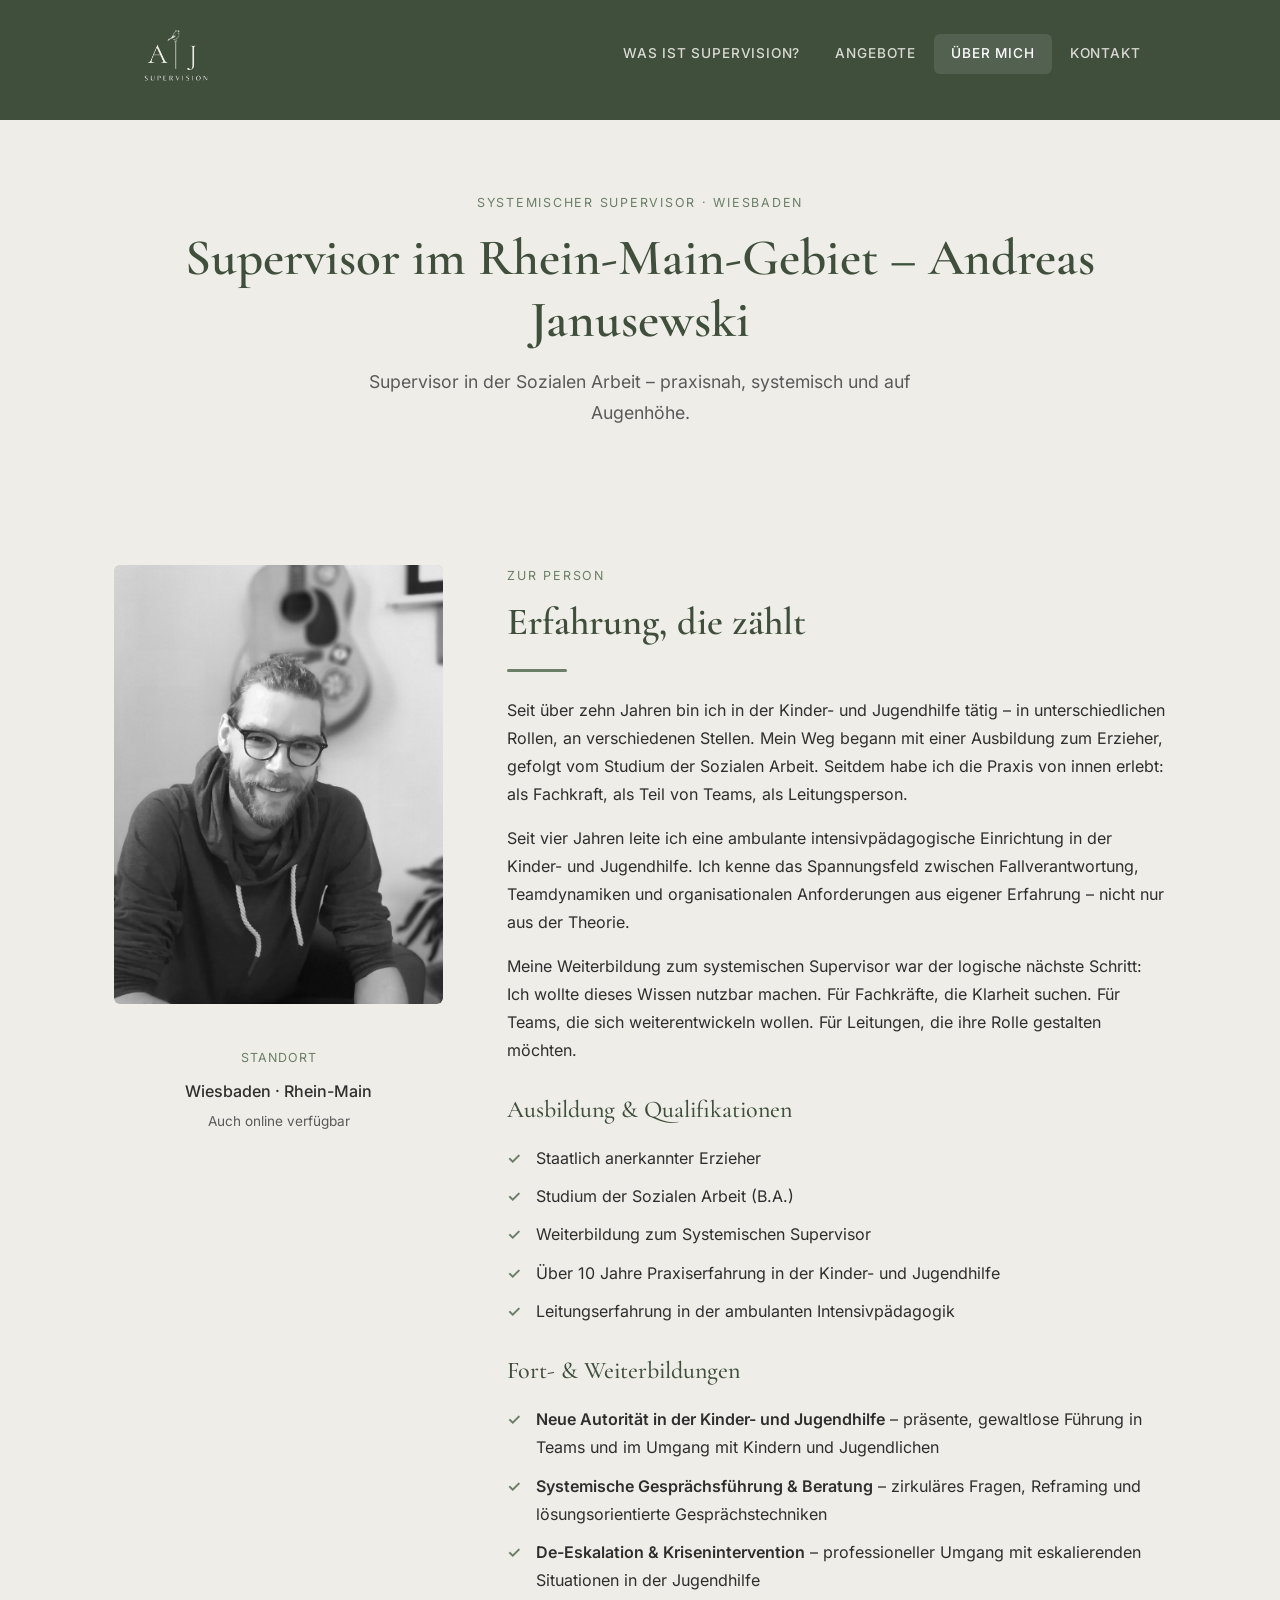
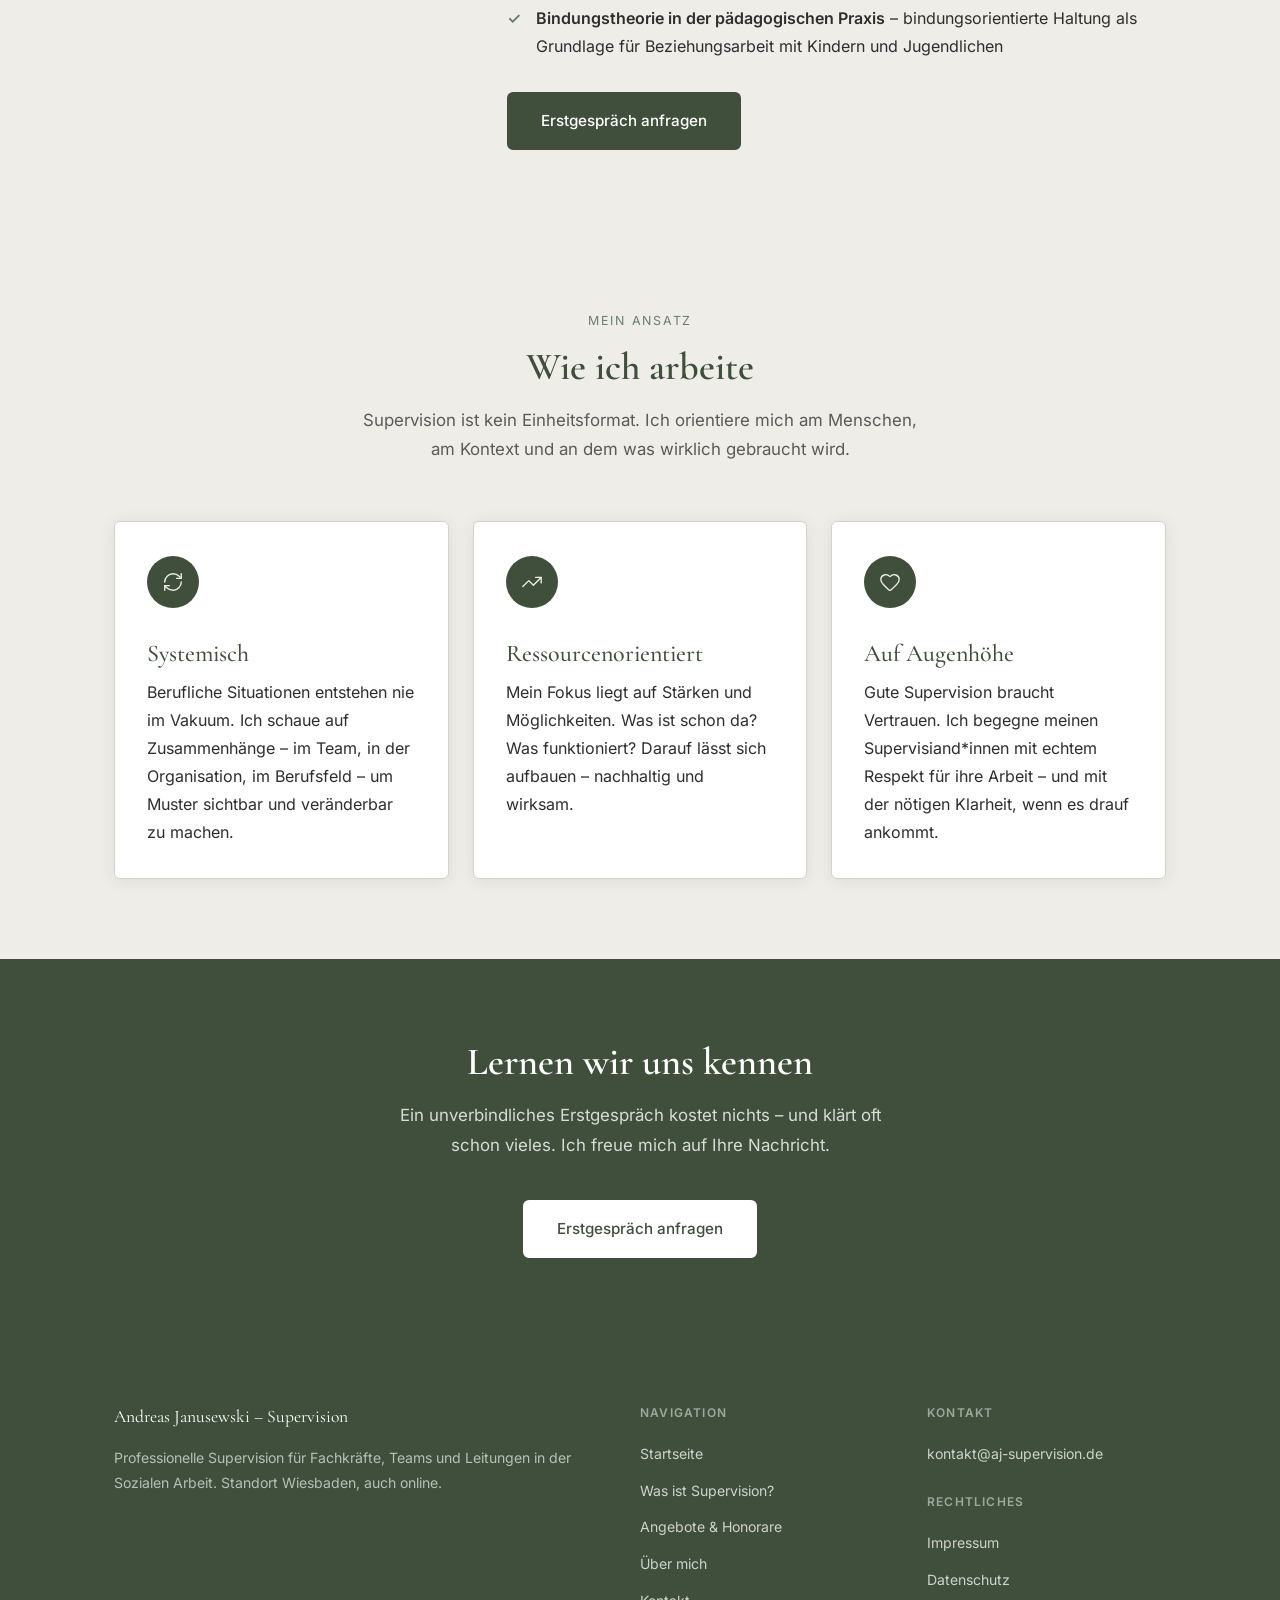
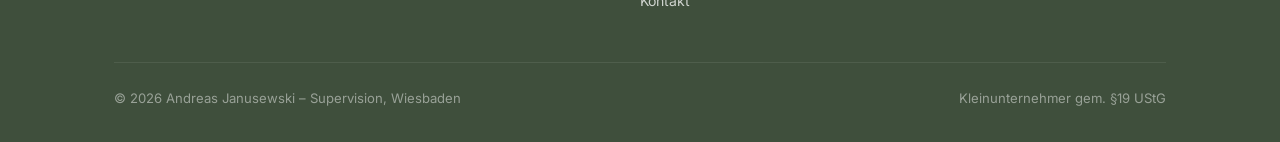
<file: ueber-mich.html>
<!DOCTYPE html>
<html lang="de">
<head>
  <meta charset="UTF-8">
  <meta name="viewport" content="width=device-width, initial-scale=1.0">
  <title>Systemischer Supervisor Rhein-Main – Andreas Janusewski</title>
  <meta name="description" content="Andreas Janusewski – Systemischer Supervisor mit über 10 Jahren Erfahrung. Supervision im Rhein-Main-Gebiet, Standort Wiesbaden und online.">
  <link rel="canonical" href="https://aj-supervision.de/ueber-mich.html">
  <meta property="og:title" content="Über mich – Andreas Janusewski, Systemischer Supervisor Wiesbaden">
  <meta property="og:description" content="Systemischer Supervisor mit über 10 Jahren Erfahrung in der Sozialen Arbeit. Supervision für Fachkräfte, Teams und Leitungen in Wiesbaden und online.">
  <meta property="og:type" content="website">
  <meta property="og:url" content="https://aj-supervision.de/ueber-mich.html">
  <link rel="icon" type="image/x-icon" href="favicon.ico">
  <link rel="icon" type="image/png" sizes="32x32" href="favicon-32.png">
  <link rel="apple-touch-icon" sizes="180x180" href="favicon-180.png">
  <link rel="preload" href="fonts/inter-400.ttf" as="font" type="font/ttf" crossorigin>
  <link rel="preload" href="fonts/inter-500.ttf" as="font" type="font/ttf" crossorigin>
  <link rel="preload" href="fonts/cormorant-600.ttf" as="font" type="font/ttf" crossorigin>
  <link rel="stylesheet" href="css/style.css">
  <script type="application/ld+json">
  {
    "@context": "https://schema.org",
    "@type": "Person",
    "name": "Andreas Janusewski",
    "jobTitle": "Systemischer Supervisor",
    "description": "Systemischer Supervisor mit über 10 Jahren Praxiserfahrung in der Kinder- und Jugendhilfe. Supervision für Fachkräfte, Teams und Leitungen in der Sozialen Arbeit.",
    "url": "https://aj-supervision.de/ueber-mich.html",
    "email": "kontakt@aj-supervision.de",
    "address": {
      "@type": "PostalAddress",
      "addressLocality": "Wiesbaden",
      "addressCountry": "DE"
    },
    "knowsAbout": ["Supervision", "Systemische Beratung", "Kinder- und Jugendhilfe", "Soziale Arbeit", "Teamsupervision", "Leitungssupervision"]
  }
  </script>
  <script data-goatcounter="https://aj-supervision.goatcounter.com/count" async src="//gc.zgo.at/count.js"></script>
</head>
<body>

<header class="header">
  <div class="container">
    <div class="header__inner">
      <a href="index.html" class="header__logo">
        <img src="images/logo-new.png" alt="AJ Supervision – Andreas Janusewski" class="header__logo-img">
      </a>
      <button class="burger" aria-label="Menü öffnen" aria-expanded="false">
        <span></span><span></span><span></span>
      </button>
      <nav class="nav" role="navigation" aria-label="Hauptnavigation">
        <a href="supervision.html" class="nav__link">Was ist Supervision?</a>
        <a href="angebote.html" class="nav__link">Angebote</a>
        <a href="ueber-mich.html" class="nav__link active">Über mich</a>
        <a href="kontakt.html" class="nav__link nav__link--cta">Kontakt</a>
      </nav>
    </div>
  </div>
</header>

<div class="page-hero">
  <div class="container">
    <span class="page-hero__tag">Systemischer Supervisor · Wiesbaden</span>
    <h1 class="page-hero__title">Supervisor im Rhein-Main-Gebiet – Andreas Janusewski</h1>
    <p class="page-hero__subtitle">Supervisor in der Sozialen Arbeit – praxisnah, systemisch und auf Augenhöhe.</p>
  </div>
</div>

<main>

<section class="section">
  <div class="container">
    <div class="about-grid">

      <!-- FOTO -->
      <div>
        <div class="about-photo" style="min-height:420px; background:var(--border); border-radius:var(--radius); overflow:hidden; padding:0;">
          <img src="images/andreas-janusewski.jpg"
               alt="Andreas Janusewski – Systemischer Supervisor in Wiesbaden"
               style="width:100%; height:100%; object-fit:cover; display:block; border-radius:var(--radius);">
        </div>
        <div style="margin-top:1.5rem; padding:1.2rem; background:var(--surface); border-radius:var(--radius); text-align:center;">
          <div style="font-size:0.78rem; text-transform:uppercase; letter-spacing:0.08em; color:var(--secondary); margin-bottom:0.5rem;">Standort</div>
          <div style="font-weight:500;">Wiesbaden · Rhein-Main</div>
          <div style="font-size:0.85rem; color:var(--text-light); margin-top:0.3rem;">Auch online verfügbar</div>
        </div>
      </div>

      <!-- BIO -->
      <div>
        <span class="section__tag">Zur Person</span>
        <h2 style="text-align:left; margin-bottom:1rem;">Erfahrung, die zählt</h2>
        <div class="divider divider--left"></div>

        <p>Seit über zehn Jahren bin ich in der Kinder- und Jugendhilfe tätig – in unterschiedlichen Rollen, an verschiedenen Stellen. Mein Weg begann mit einer Ausbildung zum Erzieher, gefolgt vom Studium der Sozialen Arbeit. Seitdem habe ich die Praxis von innen erlebt: als Fachkraft, als Teil von Teams, als Leitungsperson.</p>
        <p>Seit vier Jahren leite ich eine ambulante intensivpädagogische Einrichtung in der Kinder- und Jugendhilfe. Ich kenne das Spannungsfeld zwischen Fallverantwortung, Teamdynamiken und organisationalen Anforderungen aus eigener Erfahrung – nicht nur aus der Theorie.</p>
        <p>Meine Weiterbildung zum systemischen Supervisor war der logische nächste Schritt: Ich wollte dieses Wissen nutzbar machen. Für Fachkräfte, die Klarheit suchen. Für Teams, die sich weiterentwickeln wollen. Für Leitungen, die ihre Rolle gestalten möchten.</p>

        <div style="margin-top:2rem;">
          <h3 style="margin-bottom:1.2rem;">Ausbildung &amp; Qualifikationen</h3>
          <ul class="check-list">
            <li>Staatlich anerkannter Erzieher</li>
            <li>Studium der Sozialen Arbeit (B.A.)</li>
            <li>Weiterbildung zum Systemischen Supervisor</li>
            <li>Über 10 Jahre Praxiserfahrung in der Kinder- und Jugendhilfe</li>
            <li>Leitungserfahrung in der ambulanten Intensivpädagogik</li>
          </ul>
        </div>

        <div style="margin-top:2rem;">
          <h3 style="margin-bottom:1.2rem;">Fort- &amp; Weiterbildungen</h3>
          <ul class="check-list">
            <li><strong>Neue Autorität in der Kinder- und Jugendhilfe</strong> – präsente, gewaltlose Führung in Teams und im Umgang mit Kindern und Jugendlichen</li>
            <li><strong>Systemische Gesprächsführung &amp; Beratung</strong> – zirkuläres Fragen, Reframing und lösungsorientierte Gesprächstechniken</li>
            <li><strong>De-Eskalation &amp; Krisenintervention</strong> – professioneller Umgang mit eskalierenden Situationen in der Jugendhilfe</li>
            <li><strong>Bindungstheorie in der pädagogischen Praxis</strong> – bindungsorientierte Haltung als Grundlage für Beziehungsarbeit mit Kindern und Jugendlichen</li>
          </ul>
        </div>

        <a href="kontakt.html" class="btn btn--primary" style="margin-top:2rem;">Erstgespräch anfragen</a>
      </div>

    </div>
  </div>
</section>

<!-- ANSATZ -->
<section class="section section--alt">
  <div class="container">
    <div class="section__header">
      <span class="section__tag">Mein Ansatz</span>
      <h2 class="section__title">Wie ich arbeite</h2>
      <p class="section__subtitle">Supervision ist kein Einheitsformat. Ich orientiere mich am Menschen, am Kontext und an dem was wirklich gebraucht wird.</p>
    </div>
    <div class="grid-3">
      <div class="card">
        <div class="card__icon"><div class="icon-b"><svg width="22" height="22" viewBox="0 0 24 24" fill="none" stroke="currentColor" stroke-width="2.5" stroke-linecap="round" stroke-linejoin="round"><path d="M3 12a9 9 0 0 1 9-9 9.75 9.75 0 0 1 6.74 2.74L21 8"/><path d="M21 3v5h-5"/><path d="M21 12a9 9 0 0 1-9 9 9.75 9.75 0 0 1-6.74-2.74L3 16"/><path d="M8 16H3v5"/></svg></div></div>
        <h3 class="card__title">Systemisch</h3>
        <p>Berufliche Situationen entstehen nie im Vakuum. Ich schaue auf Zusammenhänge – im Team, in der Organisation, im Berufsfeld – um Muster sichtbar und veränderbar zu machen.</p>
      </div>
      <div class="card">
        <div class="card__icon"><div class="icon-b"><svg width="22" height="22" viewBox="0 0 24 24" fill="none" stroke="currentColor" stroke-width="2.5" stroke-linecap="round" stroke-linejoin="round"><path d="M16 7h6v6"/><path d="m22 7-8.5 8.5-5-5L2 17"/></svg></div></div>
        <h3 class="card__title">Ressourcenorientiert</h3>
        <p>Mein Fokus liegt auf Stärken und Möglichkeiten. Was ist schon da? Was funktioniert? Darauf lässt sich aufbauen – nachhaltig und wirksam.</p>
      </div>
      <div class="card">
        <div class="card__icon"><div class="icon-b"><svg width="22" height="22" viewBox="0 0 24 24" fill="none" stroke="currentColor" stroke-width="2.5" stroke-linecap="round" stroke-linejoin="round"><path d="M2 9.5a5.5 5.5 0 0 1 9.591-3.676.56.56 0 0 0 .818 0A5.49 5.49 0 0 1 22 9.5c0 2.29-1.5 4-3 5.5l-5.492 5.313a2 2 0 0 1-3 .019L5 15c-1.5-1.5-3-3.2-3-5.5"/></svg></div></div>
        <h3 class="card__title">Auf Augenhöhe</h3>
        <p>Gute Supervision braucht Vertrauen. Ich begegne meinen Supervisiand*innen mit echtem Respekt für ihre Arbeit – und mit der nötigen Klarheit, wenn es drauf ankommt.</p>
      </div>
    </div>
  </div>
</section>

<!-- CTA -->
<section class="cta-band">
  <div class="container">
    <h2>Lernen wir uns kennen</h2>
    <p>Ein unverbindliches Erstgespräch kostet nichts – und klärt oft schon vieles. Ich freue mich auf Ihre Nachricht.</p>
    <a href="kontakt.html" class="btn btn--white">Erstgespräch anfragen</a>
  </div>
</section>

</main>

<footer class="footer">
  <div class="container">
    <div class="footer__grid">
      <div>
        <div class="footer__brand">Andreas Janusewski – Supervision</div>
        <p class="footer__desc">Professionelle Supervision für Fachkräfte, Teams und Leitungen in der Sozialen Arbeit. Standort Wiesbaden, auch online.</p>
      </div>
      <div>
        <div class="footer__heading">Navigation</div>
        <ul class="footer__links">
          <li><a href="index.html">Startseite</a></li>
          <li><a href="supervision.html">Was ist Supervision?</a></li>
          <li><a href="angebote.html">Angebote &amp; Honorare</a></li>
          <li><a href="ueber-mich.html">Über mich</a></li>
          <li><a href="kontakt.html">Kontakt</a></li>
        </ul>
      </div>
      <div>
        <div class="footer__heading">Kontakt</div>
        <ul class="footer__links">
          <li><a href="mailto:kontakt@aj-supervision.de">kontakt@aj-supervision.de</a></li>
        </ul>
        <div style="margin-top:1.5rem;">
          <div class="footer__heading">Rechtliches</div>
          <ul class="footer__links">
            <li><a href="impressum.html">Impressum</a></li>
            <li><a href="datenschutz.html">Datenschutz</a></li>
          </ul>
        </div>
      </div>
    </div>
    <div class="footer__bottom">
      <span>© 2026 Andreas Janusewski – Supervision, Wiesbaden</span>
      <span>Kleinunternehmer gem. §19 UStG</span>
    </div>
  </div>
</footer>
<script src="js/main.js"></script>
</body>
</html>
</file>
<file: css/style.css>
/* ─── LOCAL FONTS ─── */
@font-face { font-family: 'Cormorant Garamond'; font-style: normal; font-weight: 400; font-display: swap; src: url('../fonts/cormorant-400.ttf') format('truetype'); }
@font-face { font-family: 'Cormorant Garamond'; font-style: normal; font-weight: 500; font-display: swap; src: url('../fonts/cormorant-500.ttf') format('truetype'); }
@font-face { font-family: 'Cormorant Garamond'; font-style: normal; font-weight: 600; font-display: swap; src: url('../fonts/cormorant-600.ttf') format('truetype'); }
@font-face { font-family: 'Cormorant Garamond'; font-style: italic; font-weight: 400; font-display: swap; src: url('../fonts/cormorant-italic-400.ttf') format('truetype'); }
@font-face { font-family: 'Inter'; font-style: normal; font-weight: 300; font-display: swap; src: url('../fonts/inter-300.ttf') format('truetype'); }
@font-face { font-family: 'Inter'; font-style: normal; font-weight: 400; font-display: swap; src: url('../fonts/inter-400.ttf') format('truetype'); }
@font-face { font-family: 'Inter'; font-style: normal; font-weight: 500; font-display: swap; src: url('../fonts/inter-500.ttf') format('truetype'); }
@font-face { font-family: 'Inter'; font-style: normal; font-weight: 600; font-display: swap; src: url('../fonts/inter-600.ttf') format('truetype'); }

/* AJ Supervision – Stylesheet
   Design: Warm Professional · Olive & Linen
   Colors: #3F4F3C (primary) · #6B7F68 (secondary) · #2E2E2E (text) · #EFEDE8 (bg)
*/

:root {
  --primary:    #3F4F3C;
  --secondary:  #6B7F68;
  --accent:     #4a5e47;
  --text:       #2E2E2E;
  --text-light: #5a5a5a;
  --bg:         #EFEDE8;
  --surface:    #EFEDE8;
  --white:      #FFFFFF;
  --border:     #D5D0C8;
  --max-w:      1100px;
  --radius:     6px;
  --shadow:     0 2px 16px rgba(63,79,60,0.10);
  --transition: 0.25s ease;
}

*, *::before, *::after { margin: 0; padding: 0; box-sizing: border-box; }
html { scroll-behavior: smooth; background-color: #3F4F3C; }

body {
  font-family: 'Inter', -apple-system, BlinkMacSystemFont, sans-serif;
  color: var(--text);
  background: #EFEDE8;
  line-height: 1.75;
  font-size: 1rem;
}

/* Typography */
h1, h2, h3, h4 {
  font-family: 'Cormorant Garamond', Georgia, serif;
  color: var(--primary);
  line-height: 1.2;
}
h1 { font-size: clamp(2rem, 5vw, 3.2rem); font-weight: 600; }
h2 { font-size: clamp(1.6rem, 3.5vw, 2.4rem); font-weight: 600; }
h3 { font-size: clamp(1.15rem, 2vw, 1.5rem); font-weight: 500; }
h4 { font-size: 1.05rem; font-weight: 600; }
p  { margin-bottom: 1rem; }
p:last-child { margin-bottom: 0; }
a  { color: var(--secondary); text-decoration: none; transition: color var(--transition); }
a:hover { color: var(--primary); }
ul { list-style: none; }

/* Layout */
.container { max-width: var(--max-w); margin: 0 auto; padding: 0 1.5rem; }
.section    { padding: 5rem 0; }
.section--alt { background: var(--surface); }

/* ─── HEADER ─── */
.header {
  position: sticky; top: 0;
  background: var(--primary);
  z-index: 100;
  height: 120px;
}
.header__inner {
  display: flex; align-items: center;
  justify-content: space-between;
  height: 100%;
  padding: 0 0.5rem;
}
.header__logo {
  display: flex; align-items: center; text-decoration: none;
}
.header__logo-img { height: 108px; width: auto; display: block; }
.header__logo-text { display: none; }

.nav { display: flex; align-items: center; gap: 0; }
.nav__link {
  padding: 0.5rem 1.1rem;
  font-size: 0.85rem; font-weight: 500;
  color: rgba(239,237,232,0.88);
  letter-spacing: 0.06em; text-transform: uppercase;
  border-radius: var(--radius);
  transition: background var(--transition), color var(--transition);
}
.nav__link:hover, .nav__link.active {
  background: rgba(255,255,255,0.1); color: #fff;
}
.nav__link--cta { color: rgba(239,237,232,0.88); }
.nav__link--cta:hover { background: rgba(255,255,255,0.1); color: #fff; }

.burger {
  display: none; flex-direction: column; gap: 5px;
  cursor: pointer; background: none;
  border: 1px solid rgba(239,237,232,0.45);
  border-radius: 4px; padding: 8px 10px;
}
.burger span {
  display: block; width: 20px; height: 1.5px;
  background: #EFEDE8; border-radius: 1px;
  transition: var(--transition);
}

/* ─── STRIPE ─── */
.stripe {
  background: var(--secondary); color: #fff;
  padding: 0.85rem 1.5rem; text-align: center;
  font-size: 0.85rem; letter-spacing: 0.04em;
}

/* ─── HERO (Startseite) ─── */
.hero {
  padding: 7rem 0 5.5rem;
  background: var(--surface);
  text-align: center;
  position: relative; overflow: hidden;
}
.hero::before {
  content: '';
  position: absolute; inset: 0;
  background: radial-gradient(ellipse 80% 60% at 50% 0%, rgba(107,127,104,0.12), transparent);
  pointer-events: none;
}
.hero__eyebrow {
  display: inline-block;
  font-size: 0.8rem; letter-spacing: 0.14em;
  text-transform: uppercase; color: var(--secondary);
  margin-bottom: 1.2rem;
}
.hero__title { margin-bottom: 1.5rem; }
.hero__title em { font-style: italic; color: var(--secondary); }
.hero__subtitle {
  font-size: 1.15rem; color: var(--text-light);
  max-width: 580px; margin: 0 auto 2.5rem; line-height: 1.85;
}
.hero__actions { display: flex; gap: 1rem; justify-content: center; flex-wrap: wrap; }

/* ─── BUTTONS ─── */
.btn {
  display: inline-flex; align-items: center; gap: 0.5rem;
  padding: 0.85rem 2rem; border-radius: var(--radius);
  font-size: 0.95rem; font-weight: 500; cursor: pointer;
  transition: var(--transition); border: 2px solid transparent; text-decoration: none;
}
.btn--primary { background: var(--primary); color: var(--white); border-color: var(--primary); }
.btn--primary:hover { background: var(--accent); border-color: var(--accent); color: var(--white); }
.btn--outline { background: transparent; color: var(--primary); border-color: var(--primary); }
.btn--outline:hover { background: var(--primary); color: var(--white); }
.btn--sm { padding: 0.6rem 1.4rem; font-size: 0.88rem; }

/* ─── SECTION HEADER ─── */
.section__header { text-align: center; margin-bottom: 3.5rem; }
.section__tag {
  display: block; font-size: 0.78rem; letter-spacing: 0.14em;
  text-transform: uppercase; color: var(--secondary); margin-bottom: 0.75rem;
}
.section__title { margin-bottom: 1rem; }
.section__subtitle {
  font-size: 1.05rem; color: var(--text-light);
  max-width: 580px; margin: 0 auto;
}

/* ─── CARDS ─── */
.card {
  background: var(--white);
  border: 1px solid var(--border);
  border-radius: var(--radius);
  padding: 2rem;
  box-shadow: var(--shadow);
  transition: box-shadow var(--transition), transform var(--transition);
}
.card:hover { box-shadow: 0 6px 28px rgba(63,79,60,0.15); transform: translateY(-2px); }
.card__icon { font-size: 2rem; margin-bottom: 1rem; }

/* ── ICON VARIANT B – Grüner Kreis (Filigran) ── */
.icon-b {
  display: inline-flex;
  align-items: center;
  justify-content: center;
  width: 52px;
  height: 52px;
  border-radius: 50%;
  background: var(--primary);
  color: #EFEDE8;
  margin-bottom: 1rem;
  flex-shrink: 0;
}
.icon-b svg { stroke-width: 1.5; }
.card__title { margin-bottom: 0.6rem; }

/* ─── GRID ─── */
.grid-2 { display: grid; grid-template-columns: repeat(2,1fr); gap: 1.5rem; }
.grid-3 { display: grid; grid-template-columns: repeat(3,1fr); gap: 1.5rem; }
.grid-5 { display: grid; grid-template-columns: repeat(5,1fr); gap: 1.25rem; }

/* ─── PRICE CARDS ─── */
.price-grid { display: grid; grid-template-columns: repeat(3,1fr); gap: 1.5rem; }
.price-card {
  background: var(--white); border: 2px solid var(--border);
  border-radius: var(--radius); padding: 2.2rem 1.8rem;
  text-align: center; position: relative;
}
.price-card--featured { border-color: var(--primary); }
.price-card__badge {
  position: absolute; top: -0.75rem; left: 50%; transform: translateX(-50%);
  background: var(--primary); color: white;
  font-size: 0.72rem; padding: 0.25rem 1rem;
  border-radius: 20px; white-space: nowrap; letter-spacing: 0.06em;
}
.price-card__title { font-size: 1rem; font-weight: 600; margin-bottom: 0.4rem; color: var(--text); }
.price-card__desc { font-size: 0.85rem; color: var(--text-light); margin-bottom: 1.5rem; }
.price-card__amount {
  font-family: 'Cormorant Garamond', serif;
  font-size: 3rem; color: var(--primary); font-weight: 600;
  line-height: 1; margin-bottom: 0.2rem;
}
.price-card__unit { font-size: 0.82rem; color: var(--text-light); margin-bottom: 1.5rem; }

/* ─── PAGE HERO (inner pages) ─── */
.page-hero {
  background: var(--surface); padding: 4.5rem 0 3.5rem; text-align: center;
}
.page-hero__tag {
  display: block; font-size: 0.78rem; letter-spacing: 0.14em;
  text-transform: uppercase; color: var(--secondary); margin-bottom: 0.9rem;
}
.page-hero__title { margin-bottom: 1rem; }
.page-hero__subtitle {
  font-size: 1.1rem; color: var(--text-light);
  max-width: 560px; margin: 0 auto;
}

/* ─── CONTACT FORM ─── */
.contact-grid { display: grid; grid-template-columns: 1fr 1fr; gap: 4rem; align-items: start; }
.form-group { margin-bottom: 1.4rem; }
.form-label { display: block; font-size: 0.88rem; font-weight: 500; color: var(--text); margin-bottom: 0.4rem; }
.form-input, .form-select, .form-textarea {
  width: 100%; padding: 0.85rem 1rem;
  border: 1.5px solid var(--border); border-radius: var(--radius);
  background: var(--white); color: var(--text);
  font-size: 1rem; font-family: inherit;
  transition: border-color var(--transition); appearance: none;
}
.form-input:focus, .form-select:focus, .form-textarea:focus {
  outline: none; border-color: var(--secondary);
}
.form-textarea { min-height: 145px; resize: vertical; }
.form-note { font-size: 0.8rem; color: var(--text-light); margin-top: 0.4rem; }
.form-success {
  display: none; background: #e8f5e9; border: 1px solid #a5d6a7;
  border-radius: var(--radius); padding: 1rem 1.5rem;
  color: #2e7d32; margin-bottom: 1rem;
}
.contact-info { display: flex; flex-direction: column; gap: 1.5rem; }
.contact-info__item { display: flex; gap: 1rem; align-items: center; }
.contact-info__icon { font-size: 1.4rem; flex-shrink: 0; margin-top: 0.1rem; }
.contact-info__label { font-size: 0.78rem; text-transform: uppercase; letter-spacing: 0.08em; color: var(--secondary); margin-bottom: 0.2rem; }
.contact-info__value { color: var(--text); font-size: 0.97rem; }

/* ─── DIVIDER ─── */
.divider { width: 60px; height: 3px; background: var(--secondary); margin: 1.5rem auto; border-radius: 2px; }
.divider--left { margin-left: 0; }

/* ─── CHECK LIST ─── */
.check-list { display: flex; flex-direction: column; gap: 0.65rem; }
.check-list li { padding-left: 1.8rem; position: relative; }
.check-list li::before { content: '✓'; position: absolute; left: 0; color: var(--secondary); font-weight: 700; }

/* ─── QUOTE ─── */
blockquote {
  border-left: 3px solid var(--secondary);
  padding: 1rem 1.5rem; margin: 2rem 0;
  background: var(--surface);
  border-radius: 0 var(--radius) var(--radius) 0;
}
blockquote p {
  font-family: 'Cormorant Garamond', serif;
  font-size: 1.25rem; color: var(--primary);
  font-style: italic; margin: 0;
}

/* ─── CTA BAND ─── */
.cta-band {
  background: var(--primary); color: white;
  padding: 5rem 0; text-align: center;
}
.cta-band h2 { color: white; margin-bottom: 1rem; }
.cta-band p { color: rgba(255,255,255,0.8); max-width: 500px; margin: 0 auto 2.5rem; font-size: 1.05rem; }
.btn--white { background: white; color: var(--primary); border-color: white; }
.btn--white:hover { background: #EFEDE8; color: var(--primary); }
.btn--outline-white { background: transparent; color: white; border-color: rgba(255,255,255,0.6); }
.btn--outline-white:hover { border-color: white; }

/* ─── FOOTER ─── */
.footer { background: var(--primary); color: rgba(255,255,255,0.85); padding: 4rem 0 2rem; }
.footer__grid { display: grid; grid-template-columns: 2fr 1fr 1fr; gap: 3rem; margin-bottom: 3rem; }
.footer__brand {
  font-family: 'Cormorant Garamond', serif;
  font-size: 1.1rem; color: white; margin-bottom: 0.75rem;
}
.footer__desc { font-size: 0.88rem; opacity: 0.75; line-height: 1.8; }
.footer__heading {
  font-size: 0.75rem; font-weight: 600;
  letter-spacing: 0.1em; text-transform: uppercase;
  color: rgba(255,255,255,0.5); margin-bottom: 1rem;
}
.footer__links { display: flex; flex-direction: column; gap: 0.55rem; }
.footer__links a { color: rgba(255,255,255,0.75); font-size: 0.88rem; transition: color var(--transition); }
.footer__links a:hover { color: white; }
.footer__bottom {
  border-top: 1px solid rgba(255,255,255,0.15);
  padding-top: 1.5rem;
  display: flex; justify-content: space-between; align-items: center;
  font-size: 0.82rem; opacity: 0.55; flex-wrap: wrap; gap: 0.75rem;
}

/* ─── ÜBER MICH ─── */
.about-grid { display: grid; grid-template-columns: 1fr 2fr; gap: 4rem; align-items: start; }
.about-photo {
  aspect-ratio: 3/4; background: var(--border);
  border-radius: var(--radius); overflow: hidden;
  display: flex; align-items: center; justify-content: center;
  color: var(--text-light); font-size: 0.9rem; text-align: center;
}

/* ─── SUPERVISION PAGE ─── */
.steps { display: flex; flex-direction: column; gap: 2rem; counter-reset: step; }
.step { display: flex; gap: 2rem; align-items: flex-start; }
.step__num {
  flex-shrink: 0; width: 3rem; height: 3rem;
  background: var(--primary); color: white;
  border-radius: 50%; display: flex; align-items: center; justify-content: center;
  font-family: 'Inter', sans-serif; font-size: 1.2rem; font-weight: 300; letter-spacing: 0.05em;
}
.step__body h3 { margin-bottom: 0.5rem; }

/* ─── IMPRESSUM / DATENSCHUTZ ─── */
.legal-content { max-width: 780px; margin: 0 auto; }
.legal-content h2 { font-size: 1.4rem; margin-top: 2.5rem; margin-bottom: 0.75rem; }
.legal-content h3 { font-size: 1.1rem; margin-top: 1.5rem; margin-bottom: 0.5rem; }
.legal-content p, .legal-content li { font-size: 0.95rem; color: var(--text-light); }
.legal-content ul { list-style: disc; padding-left: 1.5rem; margin-bottom: 1rem; }

/* ─── RESPONSIVE ─── */
@media (max-width: 960px) {
  .grid-5 { grid-template-columns: repeat(3,1fr); }
  .price-grid { grid-template-columns: 1fr; max-width: 480px; margin: 0 auto; }
  .footer__grid { grid-template-columns: 1fr 1fr; }
  .about-grid { grid-template-columns: 1fr; }
  .contact-grid { grid-template-columns: 1fr; gap: 2.5rem; }
}
@media (max-width: 680px) {
  .header { height: 84px; }
  .header__logo-img { height: 68px; }
  .nav { display: none; position: absolute; top: 72px; left: 0; right: 0; flex-direction: column; background: var(--primary); border-top: 1px solid rgba(255,255,255,0.1); padding: 0; gap: 0; z-index: 99; }
  .nav.open { display: flex; }
  .nav__link { display: block; padding: 1rem 1.5rem; border-bottom: 1px solid rgba(255,255,255,0.07); border-radius: 0; color: rgba(239,237,232,0.9); font-size: 0.9rem; }
  .nav__link:last-child { border-bottom: none; }
  .burger { display: flex; }
  .grid-2, .grid-3, .grid-5 { grid-template-columns: 1fr; }
  .footer__grid { grid-template-columns: 1fr; gap: 2rem; }
  .footer__bottom { flex-direction: column; text-align: center; }
  .section { padding: 3.5rem 0; }
  .hero { padding: 5rem 0 4rem; }
}
</file>
